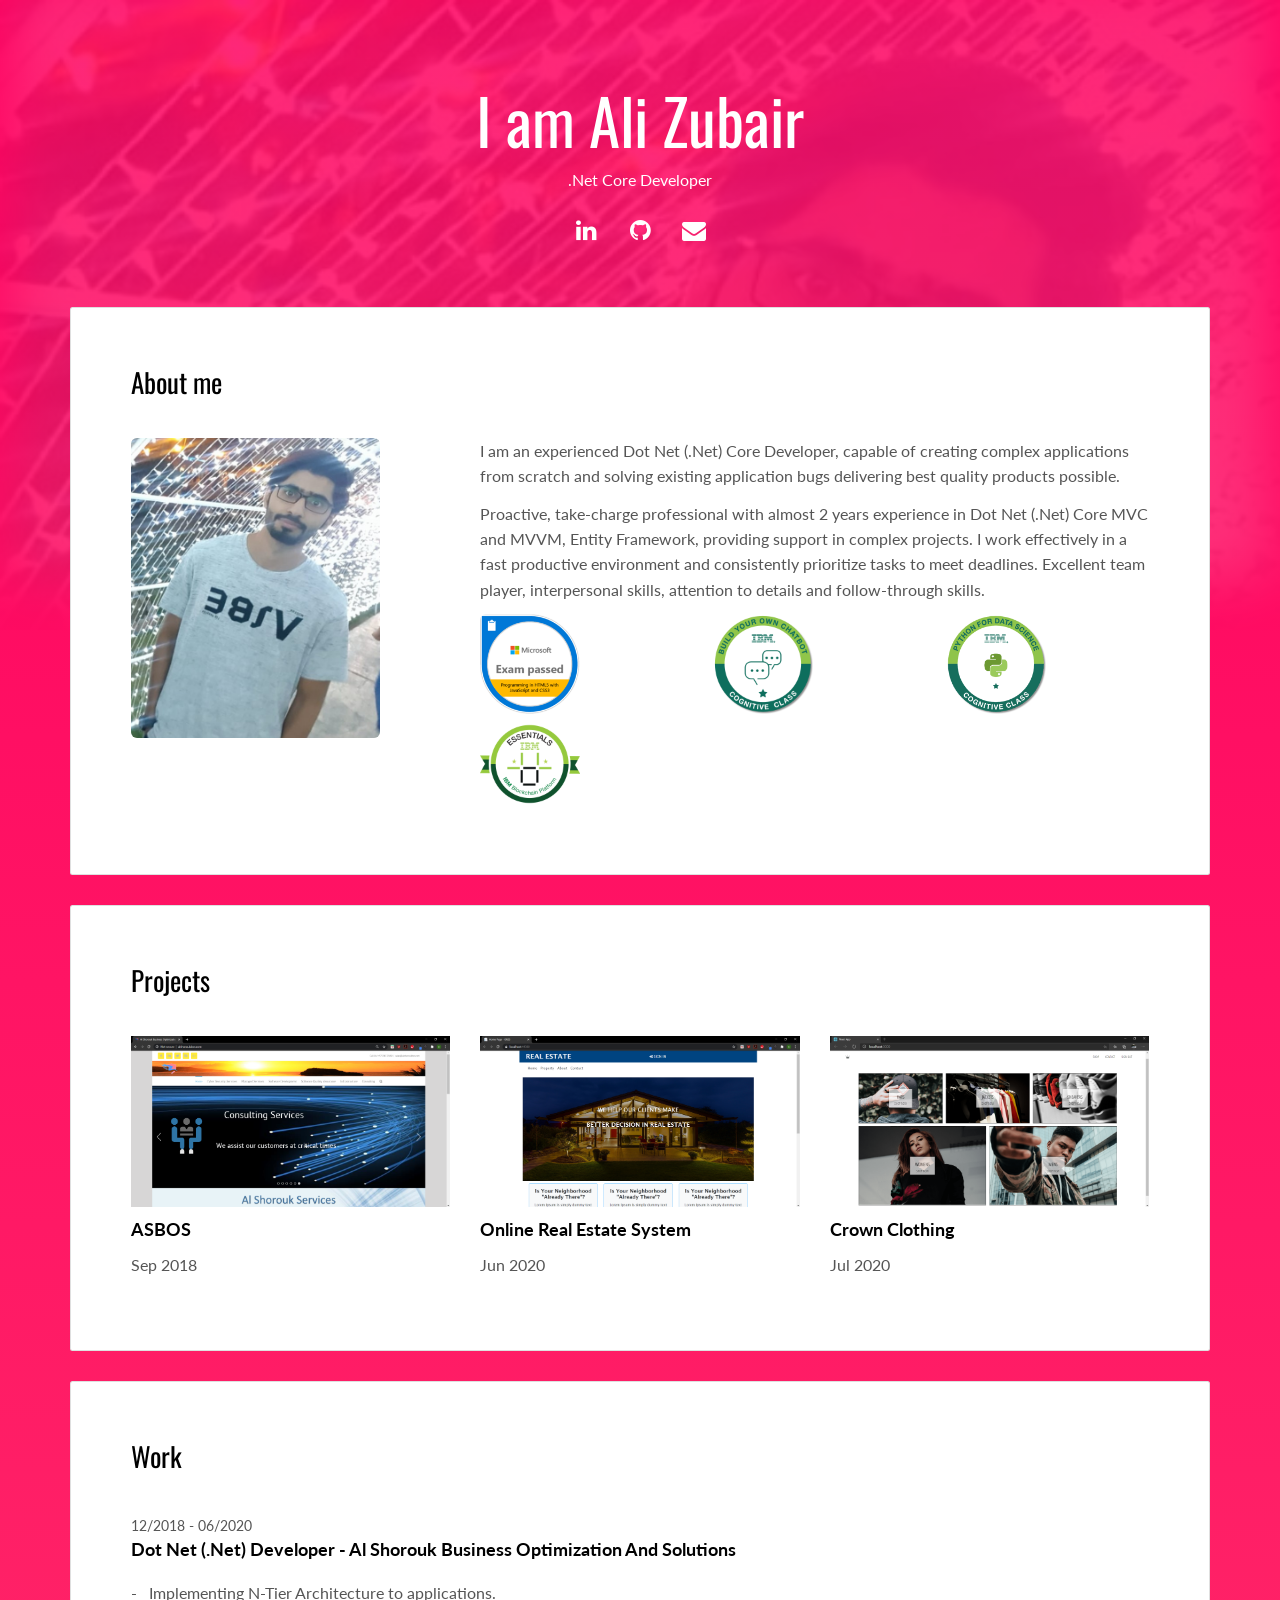
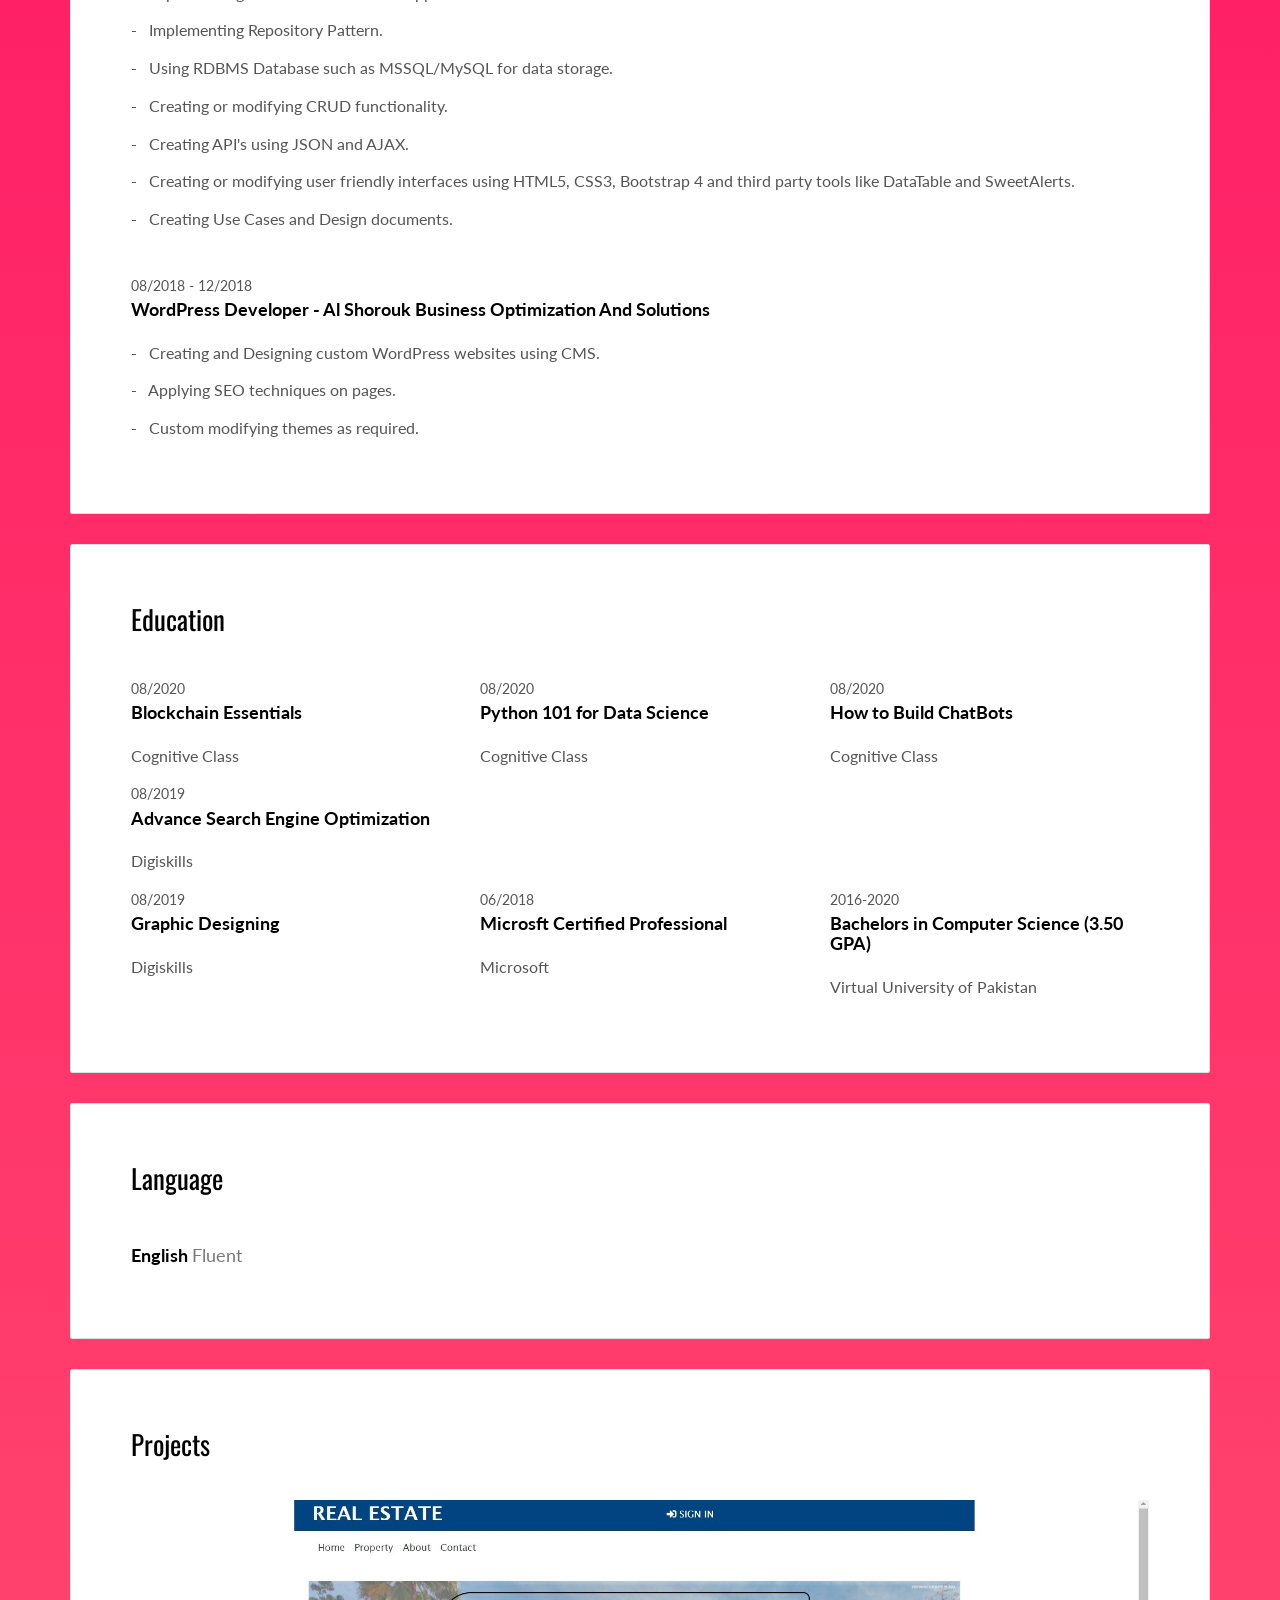
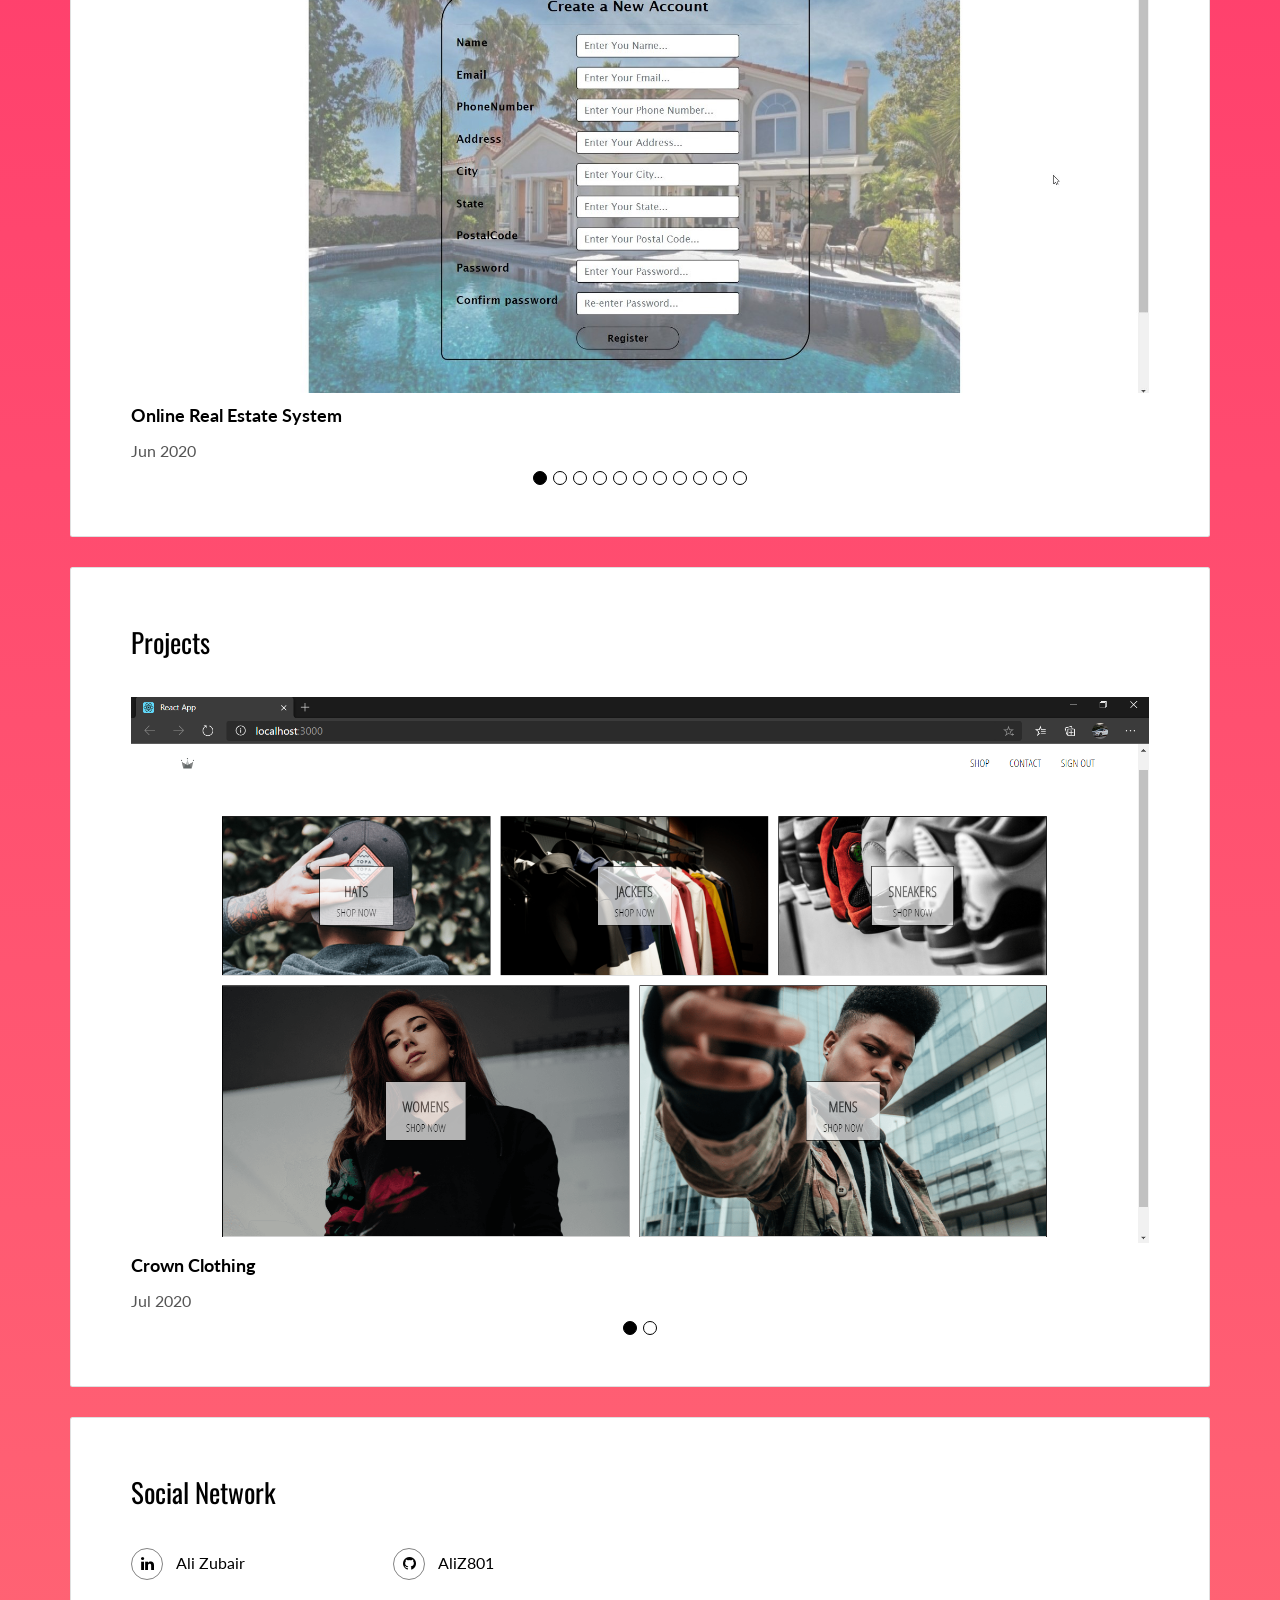
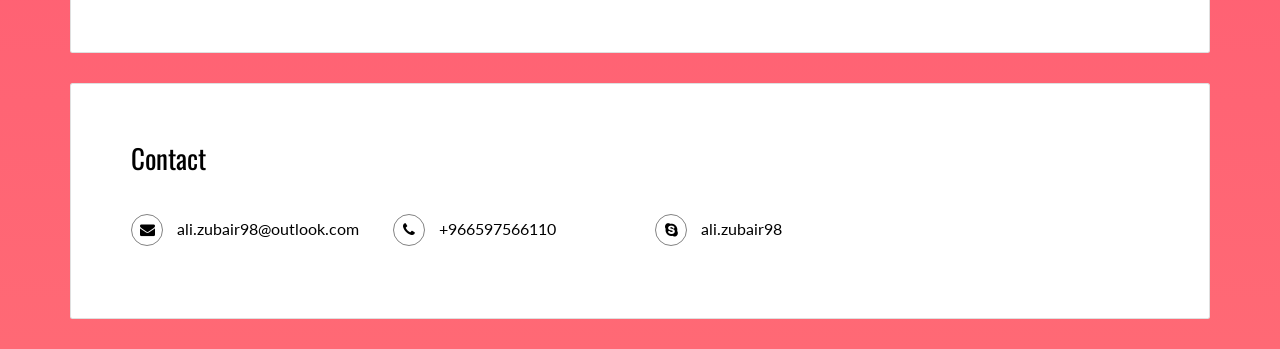
<file: index.html>
<!DOCTYPE html>
<html lang="en">

<head>
  <meta charset="UTF-8">
  <meta content="IE=edge" http-equiv="X-UA-Compatible">
  <meta content="width=device-width,initial-scale=1" name="viewport">
  <meta content="description" name="description">
  <meta name="google" content="notranslate" />
  <meta content="Mashup templates have been developped by Orson.io team" name="author">

  <!-- Disable tap highlight on IE -->
  <meta name="msapplication-tap-highlight" content="no">
  
  <link rel="apple-touch-icon" sizes="180x180" href="./assets/apple-icon-180x180.png">
  <link href="./assets/favicon.ico" rel="icon">

  <title>Ali Zubair - Resume</title>  

<link href="./main.d8e0d294.css" rel="stylesheet"></head>

<body class="">

<!-- Add your content of header -->
<div class="background-color-layer" style="background-image: url('assets/Ali/Ali-Zubair3.jpg')"
></div>
<main class="content-wrapper">
  <header class="white-text-container section-container">
    <div class="text-center">
      <h1>I am Ali Zubair</h1>
      <p>.Net Core Developer</p>
      <p>
        <!--<a class="fa-icon fa-icon-2x" href="https://facebook.com/" title="">
          <i class="fa fa-facebook"></i>
        </a>-->
        <a class="fa-icon fa-icon-2x" href="https://www.linkedin.com/in/ali-zubair-4258191ab" title="">
          <i class="fa fa-linkedin"></i>
        </a>
        <a class="fa-icon fa-icon-2x" href="https://github.com/AliZ801" title="">
          <i class="fa fa-github"></i>
        </a>
        <a class="fa-icon fa-icon-2x" href="mailto:ali.zubair98@outlook.com" title="">
          <i class="fa fa-envelope"></i>
        </a>
      </p>
    </div>
  </header>



<!-- Add your site or app content here -->
 
 <div class="container">
   <div class="row">
     <div class="col-xs-12">

        <div class="card">
          <div class="card-block">
            <h2>About me</h2>
            <div class="row">
              <div class="col-md-4">
                <p><img src="./assets//Ali/Ali-Zubair3.jpg" class="img-responsive img-rounded" alt="Ali-Zubair" style="height: 300px;"></p>
                <!--<p><img src="./assets/images/img-01.jpg" class="img-responsive" alt=""></p>-->
              </div>
              <div class="col-md-8">

              <p>
                I am an experienced Dot Net (.Net) Core Developer, capable of creating complex applications from scratch and solving existing application
                bugs delivering best quality products possible.
              </p>
              <p>
                Proactive, take-charge professional with almost 2 years experience in Dot Net (.Net) Core MVC and MVVM, Entity Framework, providing support 
                in complex projects. I work effectively in a fast productive environment and consistently prioritize tasks to meet deadlines. Excellent 
                team player, interpersonal skills, attention to details and follow-through skills.
              </p>

              <div class="row">
                <div class="col-md-4">
                  <img src="./assets/Badges/exam-480-programming-in-html5-with-javascript-and-css3.png" class="img-responsive img-rounded" alt="MCP" style="width: 100px; height: 100px;">
                </div>
                <div class="col-md-4">
                  <img src="./assets/Badges/build-your-own-chatbot-level-1.png" class="img-responsive img-rounded" alt="MCP" style="width: 100px; height: 100px;">
                </div>
                <div class="col-md-4">
                  <img src="./assets/Badges/Python+101+Data+Science.png" class="img-responsive img-rounded" alt="MCP" style="width: 100px; height: 100px;">
                </div>
                <div class="col-md-4">
                  <img src="./assets/Badges/Blockchain_Essentials_V2.png" class="img-responsive img-rounded" alt="MCP" style="width: 100px; height: 100px;">
                </div>
              </div>

              </div>
            </div>
          </div>
        </div>

        <div class="card">
          <div class="card-block">
            <h2>Projects</h2>
            <div class="row">
              <div class="col-md-4">
                <img src="./assets/asbos.png" class="img-responsive" alt="">
                <h3 class="h5">ASBOS</h3>
                <p>Sep 2018</p>
              </div>
              <div class="col-md-4">
                <img src="./assets/ORES/HomePage.png" class="img-responsive" alt="">
                <h3 class="h5">Online Real Estate System</h3>
                <p>Jun 2020</p>
              </div>
              <div class="col-md-4">
                <img src="./assets/crown-clothing/HomePage.png" class="img-responsive" alt="">
                <h3 class="h5">Crown Clothing</h3>
                <p>Jul 2020</p>
              </div>
            </div>
          </div>
        </div>

        <div class="card">
          <div class="card-block">
            <h2>Work</h2>
            <div class="work-experience">
              <small class="date">12/2018 - 06/2020</small>
              <h3 class="h5 date-title">Dot Net (.Net) Developer - Al Shorouk Business Optimization And Solutions</h3>
              

              <p>- &nbsp; Implementing N-Tier Architecture to applications.</p>
              <p>- &nbsp; Implementing Repository Pattern.</p>
              <p>- &nbsp; Using RDBMS Database such as MSSQL/MySQL for data storage.</p>
              <p>- &nbsp; Creating or modifying CRUD functionality.</p>
              <p>- &nbsp; Creating API's using JSON and AJAX.</p>
              <p>- &nbsp; Creating or modifying user friendly interfaces using HTML5, CSS3, Bootstrap 4 and third party tools like DataTable and SweetAlerts.</p>
              <p>- &nbsp; Creating Use Cases and Design documents.</p>

            </div>

            <div class="work-experience">
              <small class="date">08/2018 - 12/2018</small>
              <h3 class="h5 date-title">WordPress Developer - Al Shorouk Business Optimization And Solutions</h3>
              
              <p>- &nbsp; Creating and Designing custom WordPress websites using CMS.</p>
              <p>- &nbsp; Applying SEO techniques on pages.</p>
              <p>- &nbsp; Custom modifying themes as required.</p>
            </div>
          </div>
        </div>
        

        <div class="card">
          <div class="card-block">
            <h2>Education</h2>
            <div class="row">
              <div class="col-md-4">
                <div class="education-experience">
                  <small class="date">08/2020</small>
                  <h3 class="h5 date-title">Blockchain Essentials</h3>
                  <p>Cognitive Class</p>
                </div>
              </div>
              <div class="col-md-4">
                <div class="education-experience">
                  <small class="date">08/2020</small>
                  <h3 class="h5 date-title">Python 101 for Data Science</h3>
                  <p>Cognitive Class</p>
                </div>
              </div>
              <div class="col-md-4">
                <div class="education-experience">
                  <small class="date">08/2020</small>
                  <h3 class="h5 date-title">How to Build ChatBots</h3>
                  <p>Cognitive Class</p>
                </div>
              </div>
              <div class="col-md-4">
                <div class="education-experience">
                  <small class="date">08/2019</small>
                  <h3 class="h5 date-title">Advance Search Engine Optimization</h3>
                  <p>Digiskills</p>
                </div>
              </div>
            </div>
            <div class="row">
              <div class="col-md-4">
                <div class="education-experience">
                  <small class="date">08/2019</small>
                  <h3 class="h5 date-title">Graphic Designing</h3>
                  <p>Digiskills</p>
                </div>
              </div>
              <div class="col-md-4">
                <div class="education-experience">
                  <small class="date">06/2018</small>
                  <h3 class="h5 date-title">Microsft Certified Professional</h3>
                  <p>Microsoft</p>
                </div>
              </div>
              <div class="col-md-4">
                <div class="education-experience">
                  <small class="date">2016-2020</small>
                  <h3 class="h5 date-title">Bachelors in Computer Science (3.50 GPA)</h3>
                  <p>Virtual University of Pakistan</p>
                </div>
              </div>
            </div>
          </div>
        </div>
        
        <div class="card">
          <div class="card-block">
            <h2>Language</h2>
            <div class="row">
              <div class="col-md-4">
                <div class="language-experience">
                  <h3 class="h5">English  <small>Fluent</small></h3>
                </div>
              </div>
            </div>
          </div>
        </div>

        <div class="card">
          <div class="card-block">
            <h2>Projects</h2>

            <div id="carousel-example-generic" class="carousel slide" data-ride="carousel">
            

            <!-- Wrapper for slides -->
            <div class="carousel-inner" role="listbox">

              <div class="item active">
                <img src="./assets/ORES-Snapshots/chrome_2020-08-18_17-07-57.jpg" class="img-responsive" alt="...">
                <div class="carousel-caption">
                  <h3 class="h5">Online Real Estate System</h3>
                  <p>Jun 2020</p>
                </div>
              </div>

              <div class="item">
                <img src="./assets/ORES-Snapshots/chrome_2020-08-18_17-08-22.png" class="img-responsive" alt="...">
                <div class="carousel-caption">
                  <h3 class="h5">Online Real Estate System</h3>
                  <p>Jun 2020</p>
                </div>
              </div>

              <div class="item">
                <img src="./assets/ORES-Snapshots/chrome_2020-08-18_17-09-35.png" class="img-responsive" alt="...">
                <div class="carousel-caption">
                  <h3 class="h5">Online Real Estate System</h3>
                  <p>Jun 2020</p>
                </div>
              </div>

              <div class="item">
                <img src="./assets/ORES-Snapshots/chrome_2020-08-18_17-10-19.png" class="img-responsive" alt="...">
                <div class="carousel-caption">
                  <h3 class="h5">Online Real Estate System</h3>
                  <p>Jun 2020</p>
                </div>
              </div>

              <div class="item">
                <img src="./assets/ORES-Snapshots/chrome_2020-08-18_17-11-13.png" class="img-responsive" alt="...">
                <div class="carousel-caption">
                  <h3 class="h5">Online Real Estate System</h3>
                  <p>Jun 2020</p>
                </div>
              </div>

              <div class="item">
                <img src="./assets/ORES-Snapshots/chrome_2020-08-18_17-11-42.png" class="img-responsive" alt="...">
                <div class="carousel-caption">
                  <h3 class="h5">Online Real Estate System</h3>
                  <p>Jun 2020</p>
                </div>
              </div>

              <div class="item">
                <img src="./assets/ORES-Snapshots/chrome_2020-08-18_17-13-43.png" class="img-responsive" alt="...">
                <div class="carousel-caption">
                  <h3 class="h5">Online Real Estate System</h3>
                  <p>Jun 2020</p>
                </div>
              </div>

              <div class="item">
                <img src="./assets/ORES-Snapshots/chrome_2020-08-18_17-14-37.png" class="img-responsive" alt="...">
                <div class="carousel-caption">
                  <h3 class="h5">Online Real Estate System</h3>
                  <p>Jun 2020</p>
                </div>
              </div>

              <div class="item">
                <img src="./assets/ORES-Snapshots/chrome_2020-08-18_17-18-09.png" class="img-responsive" alt="...">
                <div class="carousel-caption">
                  <h3 class="h5">Online Real Estate System</h3>
                  <p>Jun 2020</p>
                </div>
              </div>

              <div class="item">
                <img src="./assets/ORES-Snapshots/chrome_2020-08-18_17-18-30.png" class="img-responsive" alt="...">
                <div class="carousel-caption">
                  <h3 class="h5">Online Real Estate System</h3>
                  <p>Jun 2020</p>
                </div>
              </div>

              <div class="item">
                <img src="./assets/ORES-Snapshots/2020-08-18_18-44-08.png" class="img-responsive" alt="...">
                <div class="carousel-caption">
                  <h3 class="h5">Online Real Estate System</h3>
                  <p>Jun 2020</p>
                </div>
              </div>

            </div>

            <!-- Indicators -->
            <ol class="carousel-indicators">
              <li data-target="#carousel-example-generic" data-slide-to="0" class="active"></li>
              <li data-target="#carousel-example-generic" data-slide-to="1"></li>
              <li data-target="#carousel-example-generic" data-slide-to="2"></li>
              <li data-target="#carousel-example-generic" data-slide-to="3"></li>
              <li data-target="#carousel-example-generic" data-slide-to="4"></li>
              <li data-target="#carousel-example-generic" data-slide-to="5"></li>
              <li data-target="#carousel-example-generic" data-slide-to="6"></li>
              <li data-target="#carousel-example-generic" data-slide-to="7"></li>
              <li data-target="#carousel-example-generic" data-slide-to="8"></li>
              <li data-target="#carousel-example-generic" data-slide-to="9"></li>
              <li data-target="#carousel-example-generic" data-slide-to="10"></li>
            </ol>

          </div>
          </div>
        </div>

        <div class="card">
          <div class="card-block">
            <h2>Projects</h2>

            <div class="carousel slide" data-ride="carousel" id="carousel-example-generic2">
              <!--Wrapper for slides-->
              <div class="carousel-inner" role="listbox">
                <div class="item active">
                  <img src="./assets/crown-clothing/HomePage.png" class="img-responsive" alt="...">
                  <div class="carousel-caption">
                    <h3 class="h5">Crown Clothing</h3>
                    <p>Jul 2020</p>
                  </div>
                </div>
                <div class="item">
                  <img src="./assets/crown-clothing/Shop.png" class="img-responsive" alt="...">
                  <div class="carousel-caption">
                    <h3 class="h5">Crown Clothing</h3>
                    <p>Jul 2020</p>
                  </div>
                </div>
              </div>
            </div>

            <!-- Indicators -->
            <ol class="carousel-indicators">
              <li data-target="#carousel-example-generic2" data-slide-to="0" class="active"></li>
              <li data-target="#carousel-example-generic2" data-slide-to="1"></li>
            </ol>

          </div>
        </div>
        
        <div class="card">
          <div class="card-block">
            <h2>Social Network</h2>
            <div class="row">
              <div class="col-md-3">
                <p class="social-buttons">
                  <a href="https://www.linkedin.com/in/ali-zubair-4258191ab" title="">
                    <span class="social-round-icon fa-icon">
                      <i class="fa fa-linkedin"></i>
                    </span>
                    Ali Zubair
                  </a>
                </p>
              </div>
              <div class="col-md-3">
                <p class="social-buttons">
                  <a href="https://github.com/AliZ801" title="">
                    <span class="social-round-icon fa-icon">
                      <i class="fa fa-github"></i>
                    </span>
                    AliZ801
                  </a>
                </p>
              </div>
            </div>
          </div>
        </div>

        <div class="card">
          <div class="card-block">
            <h2>Contact</h2>
            <div class="row">
              <div class="col-md-3">
                <p class="social-buttons">
                  <a href="mailto:ali.zubair98@outlook.com" title="">
                    <span class="social-round-icon fa-icon">
                      <i class="fa fa-envelope"></i>
                    </span>
                    ali.zubair98@outlook.com
                  </a>
                </p>
              </div>
              <div class="col-md-3">
                <p class="social-buttons">
                  <a href="" title="">
                    <span class="social-round-icon fa-icon">
                      <i class="fa fa-phone"></i>
                    </span>
                    +966597566110
                  </a>
                </p>
              </div>
              <div class="col-md-3">
                <p class="social-buttons">
                  <a href="" title="">
                    <span class="social-round-icon fa-icon">
                      <i class="fa fa-skype"></i>
                    </span>
                    ali.zubair98
                  </a>
                </p>
              </div>
            </div>
          </div>
        </div>

        <!--<div class="card">
          <div class="card-block">
            <h2>Contact</h2>
            <form action="" class="reveal-content">
              <div class="form-group">
                <input type="email" class="form-control" id="email" placeholder="Email">
              </div>
              <div class="form-group">
                <input type="text" class="form-control" id="subject" placeholder="Subject">
              </div>
              <div class="form-group">
                <textarea class="form-control" rows="5" placeholder="Enter your message"></textarea>
              </div>
              <div class="form-group">
                <button type="submit" class=" btn btn-primary">Send message</button>
              </div> 
            </form>
          </div>
        </div>-->
       
     </div>
   </div>
 </div>

</main>
<!--<footer class="footer-container white-text-container text-center">
  <div class="container">
    <div class="row">
      <div class="col-xs-12">
        <p><img src="./assets/images/mashup-icon.svg" alt=""></p>
        
        <p>©All right reserved. Design <a href="http://www.mashup-template.com/" title="Create website with free html template">Mashup Template</a>/<a href="https://unsplash.com/" title="Beautiful Free Images">Unsplash</a></p>
        <p>
          <a class="fa-icon fa-icon-2x" href="https://facebook.com/" title="">
            <i class="fa fa-facebook"></i>
          </a>
          <a class="fa-icon fa-icon-2x" href="https://twitter.com/" title="">
            <i class="fa fa-twitter"></i>
          </a>
          <a class="fa-icon fa-icon-2x" href="https://dribbble.com/" title="">
            <i class="fa fa-dribbble"></i>
          </a>
          <a class="fa-icon fa-icon-2x" href="https://www.linkedin.com/" title="">
            <i class="fa fa-linkedin"></i>
          </a>
          <a class="fa-icon fa-icon-2x" href="https://vimeo.com/" title="">
            <i class="fa fa-vimeo"></i>
          </a>
        </p>
      </div>
    </div>
  </div>
</footer>-->

<script>
  document.addEventListener("DOMContentLoaded", function (event) {
     scrollRevelation('.card');
  });
</script>
<!-- Google Analytics: change UA-XXXXX-X to be your site's ID 

<script>
  (function (i, s, o, g, r, a, m) {
    i['GoogleAnalyticsObject'] = r; i[r] = i[r] || function () {
      (i[r].q = i[r].q || []).push(arguments)
    }, i[r].l = 1 * new Date(); a = s.createElement(o),
      m = s.getElementsByTagName(o)[0]; a.async = 1; a.src = g; m.parentNode.insertBefore(a, m)
  })(window, document, 'script', '//www.google-analytics.com/analytics.js', 'ga');
  ga('create', 'UA-XXXXX-X', 'auto');
  ga('send', 'pageview');
</script>

--><script type="text/javascript" src="./main.bc58148c.js"></script></body>

</html>
</file>
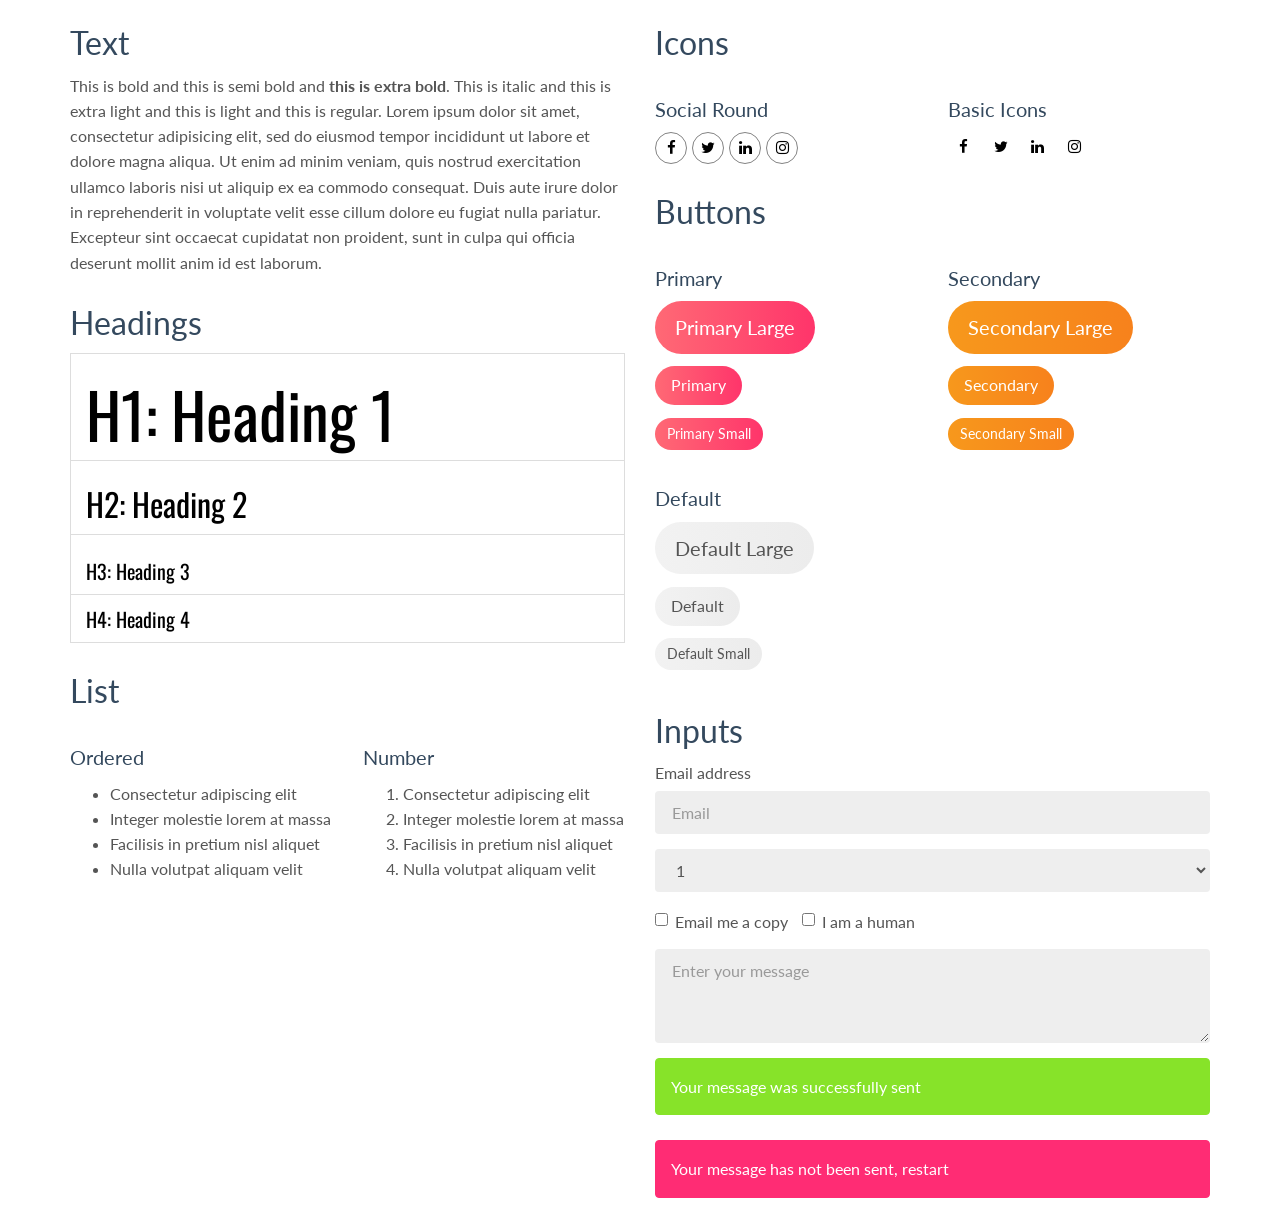
<file: components.html>
<!DOCTYPE html>
<html lang="en">

<head>
  <meta charset="UTF-8">
  <meta content="IE=edge" http-equiv="X-UA-Compatible">
  <meta content="width=device-width,initial-scale=1" name="viewport">
  <meta content="description" name="description">
  <meta name="google" content="notranslate" />
  <meta content="Mashup templates have been developped by Orson.io team" name="author">

  <!-- Disable tap highlight on IE -->
  <meta name="msapplication-tap-highlight" content="no">
  
  <link rel="apple-touch-icon" sizes="180x180" href="./assets/apple-icon-180x180.png">
  <link href="./assets/favicon.ico" rel="icon">

  <title>Title page</title>  

<link href="./main.d8e0d294.css" rel="stylesheet"></head>

<body class="white">


<!-- Add your site or app content here -->
  <div class="container">
    <div class="row">
      <div class="col-xs-12 col-md-6">

        <div class="template-example">
          <h2 class="template-title-example">Text</h2>
          <p>This is bold and this is semi bold and <b>this is extra bold</b>. This is italic and this is extra light and this is light
          and this is regular. Lorem ipsum dolor sit amet, consectetur adipisicing elit, sed do eiusmod
          tempor incididunt ut labore et dolore magna aliqua. Ut enim ad minim veniam,
          quis nostrud exercitation ullamco laboris nisi ut aliquip ex ea commodo
          consequat. Duis aute irure dolor in reprehenderit in voluptate velit esse
          cillum dolore eu fugiat nulla pariatur. Excepteur sint occaecat cupidatat non
          proident, sunt in culpa qui officia deserunt mollit anim id est laborum.
          </p>
        </div>

        <div class="template-example">
          <h2 class="template-title-example">Headings</h2>
          
          <table class="table table-bordered">
            <tr><td><h1>H1: Heading 1</h1></td></tr>
            <tr><td><h2>H2: Heading 2</h2></td></tr>
            <tr><td><h3>H3: Heading 3</h3></td></tr>
            <tr><td><h4>H4: Heading 4</h4></td></tr>
          </table>
          
        </div>

        
        <div class="template-example">
          <h2 class="template-title-example">List</h2>
          <div class="row">
            <div class="col-md-6">
              <h3 class="template-title-example">Ordered</h3>
              <ul>
                <li>Consectetur adipiscing elit</li>
                <li>Integer molestie lorem at massa</li>
                <li>Facilisis in pretium nisl aliquet</li>
                <li>Nulla volutpat aliquam velit</li>
              </ul>
            </div>
            <div class="col-md-6">
              <h3 class="template-title-example">Number</h3>
              <ol>
                <li>Consectetur adipiscing elit</li>
                <li>Integer molestie lorem at massa</li>
                <li>Facilisis in pretium nisl aliquet</li>
                <li>Nulla volutpat aliquam velit</li>
              </ol>
            </div>
          </div>
        </div>
        
      </div>

      <div class="col-xs-12 col-md-6">
        <div class="template-example">
          <h2 class="template-title-example">Icons</h2>
          
          <div class="row">
            <div class="col-md-6">
              <h3 class="template-title-example">Social Round</h2>
              <ul class="list-icons">
                <li>
                  <a href="" class="social-round-icon fa-icon">
                    <i class="fa fa-facebook"></i>
                  </a>
                </li>
                <li>
                  <a href="" class="social-round-icon fa-icon">
                    <i class="fa fa-twitter"></i>
                  </a>
                </li>
                <li>
                  <a href="" class="social-round-icon fa-icon">
                    <i class="fa fa-linkedin"></i>
                  </a>
                </li>
                <li>
                  <a href="" class="social-round-icon fa-icon">
                    <i class="fa fa-instagram"></i>
                  </a>
                </li>
              </ul>
            </div>
            <div class="col-md-6">
               <h3 class="template-title-example">Basic Icons</h2>
                <ul class="list-icons">
                  <li>
                    <span class="fa-icon">
                      <i class="fa fa-facebook"></i>
                    </span>
                  </li>
                  <li>
                    <span class="fa-icon">
                      <i class="fa fa-twitter"></i>
                    </span>
                  </li>
                  <li>
                    <span class="fa-icon">
                      <i class="fa fa-linkedin"></i>
                    </span>
                  </li>
                  <li>
                    <span class="fa-icon">
                      <i class="fa fa-instagram"></i>
                    </span>
                  </li>
                </ul>
            </div>

          </div>


          


        </div>

        <div class="template-example">
          <h2 class="template-title-example">Buttons</h2>
          <div class="row">
            <div class="col-md-6">
              <h3 class="template-title-example">Primary</h2>
              <div class="row">
                  <div class="col-md-6">
                  <p><a href="" class="btn btn-primary btn-lg">Primary Large</a></p>
                  <p><a href="" class="btn btn-primary">Primary </a></p>
                  <p><a href="" class="btn btn-primary btn-sm">Primary Small</a></p>
                </div>
              </div>

              <h3 class="template-title-example">Default</h2>
              <div class="row">
                  <div class="col-md-6">
                  <p><a href="" class="btn btn-default btn-lg">Default Large</a></p>
                  <p><a href="" class="btn btn-default">Default </a></p>
                  <p><a href="" class="btn btn-default btn-sm">Default Small</a></p>
                </div>
              </div>

            </div>

            <div class="col-md-6">
              <h3 class="template-title-example">Secondary</h2>
              <div class="row">
                  <div class="col-md-6">
                  <p><a href="" class="btn btn-info btn-lg">Secondary Large</a></p>
                  <p><a href="" class="btn btn-info">Secondary </a></p>
                  <p><a href="" class="btn btn-info btn-sm">Secondary Small</a></p>
                </div>
              </div>
            </div>
          </div>
        </div>
        
        <div class="template-example">
          <h2 class="template-title-example">Inputs</h2>

            <div class="form-group">
              <label for="exampleInputEmail1">Email address</label>
              <input type="email" class="form-control" id="exampleInputEmail1" placeholder="Email">
            </div>

            <div class="form-group">
              <select class="form-control">
                <option>1</option>
                <option>2</option>
                <option>3</option>
                <option>4</option>
                <option>5</option>
              </select>
            </div>

            <div class="form-group">
              <label class="checkbox-inline">
                <input 
                type="checkbox" id="inlineCheckbox1" value="option1"> Email me a copy
              </label>
              <label class="checkbox-inline">
                <input type="checkbox" id="inlineCheckbox2" value="option2"> I am a human
              </label>
            </div>

            <div class="form-group">
              <textarea class="form-control" rows="3" placeholder="Enter your message"></textarea>
            </div>
            
            <div class="alert alert-success" role="alert">Your message was successfully sent</div>
            <div class="alert alert-danger" role="alert">Your message has not been sent, restart</div>
        </div>




      </div>
    </div>
  </div>

<script type="text/javascript" src="./main.bc58148c.js"></script>
</file>
<file: main.d8e0d294.css>
@import url(https://fonts.googleapis.com/css?family=Lato:400,700|Oswald);@import url(https://maxcdn.bootstrapcdn.com/font-awesome/4.7.0/css/font-awesome.min.css);/*!
 * Bootstrap v3.3.7 (http://getbootstrap.com)
 * Copyright 2011-2016 Twitter, Inc.
 * Licensed under MIT (https://github.com/twbs/bootstrap/blob/master/LICENSE)
 */
/*! normalize.css v3.0.3 | MIT License | github.com/necolas/normalize.css */html{font-family:sans-serif;-ms-text-size-adjust:100%;-webkit-text-size-adjust:100%}body{margin:0}article,aside,details,figcaption,figure,footer,header,hgroup,main,menu,nav,section,summary{display:block}audio,canvas,progress,video{display:inline-block;vertical-align:baseline}audio:not([controls]){display:none;height:0}[hidden],template{display:none}a{background-color:transparent}a:active,a:hover{outline:0}abbr[title]{border-bottom:1px dotted}b,strong{font-weight:700}dfn{font-style:italic}h1{font-size:2em;margin:.67em 0}mark{background:#ff0;color:#000}small{font-size:80%}sub,sup{font-size:75%;line-height:0;position:relative;vertical-align:baseline}sup{top:-.5em}sub{bottom:-.25em}img{border:0}svg:not(:root){overflow:hidden}figure{margin:1em 40px}hr{box-sizing:content-box;height:0}pre{overflow:auto}code,kbd,pre,samp{font-family:monospace,monospace;font-size:1em}button,input,optgroup,select,textarea{color:inherit;font:inherit;margin:0}button{overflow:visible}button,select{text-transform:none}button,html input[type=button],input[type=reset],input[type=submit]{-webkit-appearance:button;cursor:pointer}button[disabled],html input[disabled]{cursor:default}button::-moz-focus-inner,input::-moz-focus-inner{border:0;padding:0}input{line-height:normal}input[type=checkbox],input[type=radio]{box-sizing:border-box;padding:0}input[type=number]::-webkit-inner-spin-button,input[type=number]::-webkit-outer-spin-button{height:auto}input[type=search]{-webkit-appearance:textfield;box-sizing:content-box}input[type=search]::-webkit-search-cancel-button,input[type=search]::-webkit-search-decoration{-webkit-appearance:none}fieldset{border:1px solid silver;margin:0 2px;padding:.35em .625em .75em}textarea{overflow:auto}optgroup{font-weight:700}table{border-collapse:collapse;border-spacing:0}td,th{padding:0}

/*! Source: https://github.com/h5bp/html5-boilerplate/blob/master/src/css/main.css */@media print{*,:after,:before{background:transparent!important;color:#000!important;box-shadow:none!important;text-shadow:none!important}a,a:visited{text-decoration:underline}a[href]:after{content:" (" attr(href) ")"}abbr[title]:after{content:" (" attr(title) ")"}a[href^="#"]:after,a[href^="javascript:"]:after{content:""}blockquote,pre{border:1px solid #999;page-break-inside:avoid}thead{display:table-header-group}img,tr{page-break-inside:avoid}img{max-width:100%!important}h2,h3,p{orphans:3;widows:3}h2,h3{page-break-after:avoid}.navbar{display:none}.btn>.caret,.dropup>.btn>.caret{border-top-color:#000!important}.label{border:1px solid #000}.table{border-collapse:collapse!important}.table td,.table th{background-color:#fff!important}.table-bordered td,.table-bordered th{border:1px solid #ddd!important}}*,:after,:before{-webkit-box-sizing:border-box;-moz-box-sizing:border-box;box-sizing:border-box}html{font-size:10px;-webkit-tap-highlight-color:transparent}body{font-family:Lato,Helvetica,Arial,sans-serif;font-size:16px;line-height:1.58;color:#555;background-color:#fff}button,input,select,textarea{font-family:inherit;font-size:inherit;line-height:inherit}a{color:#ff0060;text-decoration:none}a:focus,a:hover{color:#b30043;text-decoration:underline}a:focus{outline:5px auto -webkit-focus-ring-color;outline-offset:-2px}figure{margin:0}img{vertical-align:middle}.img-responsive{display:block;max-width:100%;height:auto}.img-rounded{border-radius:6px}.img-thumbnail{padding:4px;line-height:1.58;background-color:#fff;border:1px solid #ddd;border-radius:4px;-webkit-transition:all .2s ease-in-out;-o-transition:all .2s ease-in-out;transition:all .2s ease-in-out;display:inline-block;max-width:100%;height:auto}.img-circle{border-radius:50%}hr{margin-top:25px;margin-bottom:25px;border:0;border-top:1px solid #eee}.sr-only{position:absolute;width:1px;height:1px;margin:-1px;padding:0;overflow:hidden;clip:rect(0,0,0,0);border:0}.sr-only-focusable:active,.sr-only-focusable:focus{position:static;width:auto;height:auto;margin:0;overflow:visible;clip:auto}[role=button]{cursor:pointer}.h1,.h2,.h3,.h4,.h5,.h6,h1,h2,h3,h4,h5,h6{font-family:Oswald,Helvetica,Arial,sans-serif;font-weight:400;line-height:1.1;color:#000}.h1 .small,.h1 small,.h2 .small,.h2 small,.h3 .small,.h3 small,.h4 .small,.h4 small,.h5 .small,.h5 small,.h6 .small,.h6 small,h1 .small,h1 small,h2 .small,h2 small,h3 .small,h3 small,h4 .small,h4 small,h5 .small,h5 small,h6 .small,h6 small{font-weight:400;line-height:1;color:#777}.h1,.h2,.h3,h1,h2,h3{margin-top:25px;margin-bottom:12.5px}.h1 .small,.h1 small,.h2 .small,.h2 small,.h3 .small,.h3 small,h1 .small,h1 small,h2 .small,h2 small,h3 .small,h3 small{font-size:65%}.h4,.h5,.h6,h4,h5,h6{margin-top:12.5px;margin-bottom:12.5px}.h4 .small,.h4 small,.h5 .small,.h5 small,.h6 .small,.h6 small,h4 .small,h4 small,h5 .small,h5 small,h6 .small,h6 small{font-size:75%}.h1,h1{font-size:63px}.h2,h2{font-size:27px}.h3,.h4,h3,h4{font-size:20px}.h5,h5{font-size:18px}.h6,h6{font-size:14px}p{margin:0 0 12.5px}.lead{margin-bottom:25px;font-size:18px;font-weight:300;line-height:1.4}@media (min-width:768px){.lead{font-size:24px}}.small,small{font-size:87%}.mark,mark{background-color:#fcf8e3;padding:.2em}.text-left{text-align:left}.text-right{text-align:right}.text-center{text-align:center}.text-justify{text-align:justify}.text-nowrap{white-space:nowrap}.text-lowercase{text-transform:lowercase}.initialism,.text-uppercase{text-transform:uppercase}.text-capitalize{text-transform:capitalize}.text-muted{color:#777}.text-primary{color:#ff0060}a.text-primary:focus,a.text-primary:hover{color:#cc004d}.text-success{color:#fff}a.text-success:focus,a.text-success:hover{color:#e6e6e6}.text-info{color:#31708f}a.text-info:focus,a.text-info:hover{color:#245269}.text-warning{color:#8a6d3b}a.text-warning:focus,a.text-warning:hover{color:#66512c}.text-danger{color:#fff}a.text-danger:focus,a.text-danger:hover{color:#e6e6e6}.bg-primary{color:#fff;background-color:#ff0060}a.bg-primary:focus,a.bg-primary:hover{background-color:#cc004d}.bg-success{background-color:#87e329}a.bg-success:focus,a.bg-success:hover{background-color:#6dc019}.bg-info{background-color:#d9edf7}a.bg-info:focus,a.bg-info:hover{background-color:#afd9ee}.bg-warning{background-color:#fcf8e3}a.bg-warning:focus,a.bg-warning:hover{background-color:#f7ecb5}.bg-danger{background-color:#ff2c74}a.bg-danger:focus,a.bg-danger:hover{background-color:#f80055}.page-header{padding-bottom:11.5px;margin:50px 0 25px;border-bottom:1px solid #eee}ol,ul{margin-top:0;margin-bottom:12.5px}ol ol,ol ul,ul ol,ul ul{margin-bottom:0}.list-inline,.list-unstyled{padding-left:0;list-style:none}.list-inline{margin-left:-5px}.list-inline>li{display:inline-block;padding-left:5px;padding-right:5px}dl{margin-top:0;margin-bottom:25px}dd,dt{line-height:1.58}dt{font-weight:700}dd{margin-left:0}.dl-horizontal dd:after,.dl-horizontal dd:before{content:" ";display:table}.dl-horizontal dd:after{clear:both}@media (min-width:768px){.dl-horizontal dt{float:left;width:160px;clear:left;text-align:right;overflow:hidden;text-overflow:ellipsis;white-space:nowrap}.dl-horizontal dd{margin-left:180px}}abbr[data-original-title],abbr[title]{cursor:help;border-bottom:1px dotted #777}.initialism{font-size:90%}blockquote{padding:12.5px 25px;margin:0 0 25px;font-size:20px;border-left:5px solid #eee}blockquote ol:last-child,blockquote p:last-child,blockquote ul:last-child{margin-bottom:0}blockquote .small,blockquote footer,blockquote small{display:block;font-size:80%;line-height:1.58;color:#777}blockquote .small:before,blockquote footer:before,blockquote small:before{content:"\2014   \A0"}.blockquote-reverse,blockquote.pull-right{padding-right:15px;padding-left:0;border-right:5px solid #eee;border-left:0;text-align:right}.blockquote-reverse .small:before,.blockquote-reverse footer:before,.blockquote-reverse small:before,blockquote.pull-right .small:before,blockquote.pull-right footer:before,blockquote.pull-right small:before{content:""}.blockquote-reverse .small:after,.blockquote-reverse footer:after,.blockquote-reverse small:after,blockquote.pull-right .small:after,blockquote.pull-right footer:after,blockquote.pull-right small:after{content:"\A0   \2014"}address{margin-bottom:25px;font-style:normal;line-height:1.58}code,kbd,pre,samp{font-family:Menlo,Monaco,Consolas,Courier New,monospace}code{color:#c7254e;background-color:#f9f2f4;border-radius:4px}code,kbd{padding:2px 4px;font-size:90%}kbd{color:#fff;background-color:#333;border-radius:3px;box-shadow:inset 0 -1px 0 rgba(0,0,0,.25)}kbd kbd{padding:0;font-size:100%;font-weight:700;box-shadow:none}pre{display:block;padding:12px;margin:0 0 12.5px;font-size:15px;line-height:1.58;word-break:break-all;word-wrap:break-word;color:#333;background-color:#f5f5f5;border:1px solid #ccc;border-radius:4px}pre code{padding:0;font-size:inherit;color:inherit;white-space:pre-wrap;background-color:transparent;border-radius:0}.pre-scrollable{max-height:340px;overflow-y:scroll}.container{margin-right:auto;margin-left:auto;padding-left:15px;padding-right:15px}.container:after,.container:before{content:" ";display:table}.container:after{clear:both}@media (min-width:768px){.container{width:750px}}@media (min-width:992px){.container{width:970px}}@media (min-width:1200px){.container{width:1170px}}.container-fluid{margin-right:auto;margin-left:auto;padding-left:15px;padding-right:15px}.container-fluid:after,.container-fluid:before{content:" ";display:table}.container-fluid:after{clear:both}.row{margin-left:-15px;margin-right:-15px}.row:after,.row:before{content:" ";display:table}.row:after{clear:both}.col-lg-1,.col-lg-2,.col-lg-3,.col-lg-4,.col-lg-5,.col-lg-6,.col-lg-7,.col-lg-8,.col-lg-9,.col-lg-10,.col-lg-11,.col-lg-12,.col-md-1,.col-md-2,.col-md-3,.col-md-4,.col-md-5,.col-md-6,.col-md-7,.col-md-8,.col-md-9,.col-md-10,.col-md-11,.col-md-12,.col-sm-1,.col-sm-2,.col-sm-3,.col-sm-4,.col-sm-5,.col-sm-6,.col-sm-7,.col-sm-8,.col-sm-9,.col-sm-10,.col-sm-11,.col-sm-12,.col-xs-1,.col-xs-2,.col-xs-3,.col-xs-4,.col-xs-5,.col-xs-6,.col-xs-7,.col-xs-8,.col-xs-9,.col-xs-10,.col-xs-11,.col-xs-12{position:relative;min-height:1px;padding-left:15px;padding-right:15px}.col-xs-1,.col-xs-2,.col-xs-3,.col-xs-4,.col-xs-5,.col-xs-6,.col-xs-7,.col-xs-8,.col-xs-9,.col-xs-10,.col-xs-11,.col-xs-12{float:left}.col-xs-1{width:8.33333%}.col-xs-2{width:16.66667%}.col-xs-3{width:25%}.col-xs-4{width:33.33333%}.col-xs-5{width:41.66667%}.col-xs-6{width:50%}.col-xs-7{width:58.33333%}.col-xs-8{width:66.66667%}.col-xs-9{width:75%}.col-xs-10{width:83.33333%}.col-xs-11{width:91.66667%}.col-xs-12{width:100%}.col-xs-pull-0{right:auto}.col-xs-pull-1{right:8.33333%}.col-xs-pull-2{right:16.66667%}.col-xs-pull-3{right:25%}.col-xs-pull-4{right:33.33333%}.col-xs-pull-5{right:41.66667%}.col-xs-pull-6{right:50%}.col-xs-pull-7{right:58.33333%}.col-xs-pull-8{right:66.66667%}.col-xs-pull-9{right:75%}.col-xs-pull-10{right:83.33333%}.col-xs-pull-11{right:91.66667%}.col-xs-pull-12{right:100%}.col-xs-push-0{left:auto}.col-xs-push-1{left:8.33333%}.col-xs-push-2{left:16.66667%}.col-xs-push-3{left:25%}.col-xs-push-4{left:33.33333%}.col-xs-push-5{left:41.66667%}.col-xs-push-6{left:50%}.col-xs-push-7{left:58.33333%}.col-xs-push-8{left:66.66667%}.col-xs-push-9{left:75%}.col-xs-push-10{left:83.33333%}.col-xs-push-11{left:91.66667%}.col-xs-push-12{left:100%}.col-xs-offset-0{margin-left:0}.col-xs-offset-1{margin-left:8.33333%}.col-xs-offset-2{margin-left:16.66667%}.col-xs-offset-3{margin-left:25%}.col-xs-offset-4{margin-left:33.33333%}.col-xs-offset-5{margin-left:41.66667%}.col-xs-offset-6{margin-left:50%}.col-xs-offset-7{margin-left:58.33333%}.col-xs-offset-8{margin-left:66.66667%}.col-xs-offset-9{margin-left:75%}.col-xs-offset-10{margin-left:83.33333%}.col-xs-offset-11{margin-left:91.66667%}.col-xs-offset-12{margin-left:100%}@media (min-width:768px){.col-sm-1,.col-sm-2,.col-sm-3,.col-sm-4,.col-sm-5,.col-sm-6,.col-sm-7,.col-sm-8,.col-sm-9,.col-sm-10,.col-sm-11,.col-sm-12{float:left}.col-sm-1{width:8.33333%}.col-sm-2{width:16.66667%}.col-sm-3{width:25%}.col-sm-4{width:33.33333%}.col-sm-5{width:41.66667%}.col-sm-6{width:50%}.col-sm-7{width:58.33333%}.col-sm-8{width:66.66667%}.col-sm-9{width:75%}.col-sm-10{width:83.33333%}.col-sm-11{width:91.66667%}.col-sm-12{width:100%}.col-sm-pull-0{right:auto}.col-sm-pull-1{right:8.33333%}.col-sm-pull-2{right:16.66667%}.col-sm-pull-3{right:25%}.col-sm-pull-4{right:33.33333%}.col-sm-pull-5{right:41.66667%}.col-sm-pull-6{right:50%}.col-sm-pull-7{right:58.33333%}.col-sm-pull-8{right:66.66667%}.col-sm-pull-9{right:75%}.col-sm-pull-10{right:83.33333%}.col-sm-pull-11{right:91.66667%}.col-sm-pull-12{right:100%}.col-sm-push-0{left:auto}.col-sm-push-1{left:8.33333%}.col-sm-push-2{left:16.66667%}.col-sm-push-3{left:25%}.col-sm-push-4{left:33.33333%}.col-sm-push-5{left:41.66667%}.col-sm-push-6{left:50%}.col-sm-push-7{left:58.33333%}.col-sm-push-8{left:66.66667%}.col-sm-push-9{left:75%}.col-sm-push-10{left:83.33333%}.col-sm-push-11{left:91.66667%}.col-sm-push-12{left:100%}.col-sm-offset-0{margin-left:0}.col-sm-offset-1{margin-left:8.33333%}.col-sm-offset-2{margin-left:16.66667%}.col-sm-offset-3{margin-left:25%}.col-sm-offset-4{margin-left:33.33333%}.col-sm-offset-5{margin-left:41.66667%}.col-sm-offset-6{margin-left:50%}.col-sm-offset-7{margin-left:58.33333%}.col-sm-offset-8{margin-left:66.66667%}.col-sm-offset-9{margin-left:75%}.col-sm-offset-10{margin-left:83.33333%}.col-sm-offset-11{margin-left:91.66667%}.col-sm-offset-12{margin-left:100%}}@media (min-width:992px){.col-md-1,.col-md-2,.col-md-3,.col-md-4,.col-md-5,.col-md-6,.col-md-7,.col-md-8,.col-md-9,.col-md-10,.col-md-11,.col-md-12{float:left}.col-md-1{width:8.33333%}.col-md-2{width:16.66667%}.col-md-3{width:25%}.col-md-4{width:33.33333%}.col-md-5{width:41.66667%}.col-md-6{width:50%}.col-md-7{width:58.33333%}.col-md-8{width:66.66667%}.col-md-9{width:75%}.col-md-10{width:83.33333%}.col-md-11{width:91.66667%}.col-md-12{width:100%}.col-md-pull-0{right:auto}.col-md-pull-1{right:8.33333%}.col-md-pull-2{right:16.66667%}.col-md-pull-3{right:25%}.col-md-pull-4{right:33.33333%}.col-md-pull-5{right:41.66667%}.col-md-pull-6{right:50%}.col-md-pull-7{right:58.33333%}.col-md-pull-8{right:66.66667%}.col-md-pull-9{right:75%}.col-md-pull-10{right:83.33333%}.col-md-pull-11{right:91.66667%}.col-md-pull-12{right:100%}.col-md-push-0{left:auto}.col-md-push-1{left:8.33333%}.col-md-push-2{left:16.66667%}.col-md-push-3{left:25%}.col-md-push-4{left:33.33333%}.col-md-push-5{left:41.66667%}.col-md-push-6{left:50%}.col-md-push-7{left:58.33333%}.col-md-push-8{left:66.66667%}.col-md-push-9{left:75%}.col-md-push-10{left:83.33333%}.col-md-push-11{left:91.66667%}.col-md-push-12{left:100%}.col-md-offset-0{margin-left:0}.col-md-offset-1{margin-left:8.33333%}.col-md-offset-2{margin-left:16.66667%}.col-md-offset-3{margin-left:25%}.col-md-offset-4{margin-left:33.33333%}.col-md-offset-5{margin-left:41.66667%}.col-md-offset-6{margin-left:50%}.col-md-offset-7{margin-left:58.33333%}.col-md-offset-8{margin-left:66.66667%}.col-md-offset-9{margin-left:75%}.col-md-offset-10{margin-left:83.33333%}.col-md-offset-11{margin-left:91.66667%}.col-md-offset-12{margin-left:100%}}@media (min-width:1200px){.col-lg-1,.col-lg-2,.col-lg-3,.col-lg-4,.col-lg-5,.col-lg-6,.col-lg-7,.col-lg-8,.col-lg-9,.col-lg-10,.col-lg-11,.col-lg-12{float:left}.col-lg-1{width:8.33333%}.col-lg-2{width:16.66667%}.col-lg-3{width:25%}.col-lg-4{width:33.33333%}.col-lg-5{width:41.66667%}.col-lg-6{width:50%}.col-lg-7{width:58.33333%}.col-lg-8{width:66.66667%}.col-lg-9{width:75%}.col-lg-10{width:83.33333%}.col-lg-11{width:91.66667%}.col-lg-12{width:100%}.col-lg-pull-0{right:auto}.col-lg-pull-1{right:8.33333%}.col-lg-pull-2{right:16.66667%}.col-lg-pull-3{right:25%}.col-lg-pull-4{right:33.33333%}.col-lg-pull-5{right:41.66667%}.col-lg-pull-6{right:50%}.col-lg-pull-7{right:58.33333%}.col-lg-pull-8{right:66.66667%}.col-lg-pull-9{right:75%}.col-lg-pull-10{right:83.33333%}.col-lg-pull-11{right:91.66667%}.col-lg-pull-12{right:100%}.col-lg-push-0{left:auto}.col-lg-push-1{left:8.33333%}.col-lg-push-2{left:16.66667%}.col-lg-push-3{left:25%}.col-lg-push-4{left:33.33333%}.col-lg-push-5{left:41.66667%}.col-lg-push-6{left:50%}.col-lg-push-7{left:58.33333%}.col-lg-push-8{left:66.66667%}.col-lg-push-9{left:75%}.col-lg-push-10{left:83.33333%}.col-lg-push-11{left:91.66667%}.col-lg-push-12{left:100%}.col-lg-offset-0{margin-left:0}.col-lg-offset-1{margin-left:8.33333%}.col-lg-offset-2{margin-left:16.66667%}.col-lg-offset-3{margin-left:25%}.col-lg-offset-4{margin-left:33.33333%}.col-lg-offset-5{margin-left:41.66667%}.col-lg-offset-6{margin-left:50%}.col-lg-offset-7{margin-left:58.33333%}.col-lg-offset-8{margin-left:66.66667%}.col-lg-offset-9{margin-left:75%}.col-lg-offset-10{margin-left:83.33333%}.col-lg-offset-11{margin-left:91.66667%}.col-lg-offset-12{margin-left:100%}}table{background-color:transparent}caption{padding-top:8px;padding-bottom:8px;color:#777}caption,th{text-align:left}.table{width:100%;max-width:100%;margin-bottom:25px}.table>tbody>tr>td,.table>tbody>tr>th,.table>tfoot>tr>td,.table>tfoot>tr>th,.table>thead>tr>td,.table>thead>tr>th{padding:8px;line-height:1.58;vertical-align:top;border-top:1px solid #ddd}.table>thead>tr>th{vertical-align:bottom;border-bottom:2px solid #ddd}.table>caption+thead>tr:first-child>td,.table>caption+thead>tr:first-child>th,.table>colgroup+thead>tr:first-child>td,.table>colgroup+thead>tr:first-child>th,.table>thead:first-child>tr:first-child>td,.table>thead:first-child>tr:first-child>th{border-top:0}.table>tbody+tbody{border-top:2px solid #ddd}.table .table{background-color:#fff}.table-condensed>tbody>tr>td,.table-condensed>tbody>tr>th,.table-condensed>tfoot>tr>td,.table-condensed>tfoot>tr>th,.table-condensed>thead>tr>td,.table-condensed>thead>tr>th{padding:5px}.table-bordered,.table-bordered>tbody>tr>td,.table-bordered>tbody>tr>th,.table-bordered>tfoot>tr>td,.table-bordered>tfoot>tr>th,.table-bordered>thead>tr>td,.table-bordered>thead>tr>th{border:1px solid #ddd}.table-bordered>thead>tr>td,.table-bordered>thead>tr>th{border-bottom-width:2px}.table-striped>tbody>tr:nth-of-type(odd){background-color:#f9f9f9}.table-hover>tbody>tr:hover{background-color:#f5f5f5}table col[class*=col-]{position:static;float:none;display:table-column}table td[class*=col-],table th[class*=col-]{position:static;float:none;display:table-cell}.table>tbody>tr.active>td,.table>tbody>tr.active>th,.table>tbody>tr>td.active,.table>tbody>tr>th.active,.table>tfoot>tr.active>td,.table>tfoot>tr.active>th,.table>tfoot>tr>td.active,.table>tfoot>tr>th.active,.table>thead>tr.active>td,.table>thead>tr.active>th,.table>thead>tr>td.active,.table>thead>tr>th.active{background-color:#f5f5f5}.table-hover>tbody>tr.active:hover>td,.table-hover>tbody>tr.active:hover>th,.table-hover>tbody>tr:hover>.active,.table-hover>tbody>tr>td.active:hover,.table-hover>tbody>tr>th.active:hover{background-color:#e8e8e8}.table>tbody>tr.success>td,.table>tbody>tr.success>th,.table>tbody>tr>td.success,.table>tbody>tr>th.success,.table>tfoot>tr.success>td,.table>tfoot>tr.success>th,.table>tfoot>tr>td.success,.table>tfoot>tr>th.success,.table>thead>tr.success>td,.table>thead>tr.success>th,.table>thead>tr>td.success,.table>thead>tr>th.success{background-color:#87e329}.table-hover>tbody>tr.success:hover>td,.table-hover>tbody>tr.success:hover>th,.table-hover>tbody>tr:hover>.success,.table-hover>tbody>tr>td.success:hover,.table-hover>tbody>tr>th.success:hover{background-color:#7ad61c}.table>tbody>tr.info>td,.table>tbody>tr.info>th,.table>tbody>tr>td.info,.table>tbody>tr>th.info,.table>tfoot>tr.info>td,.table>tfoot>tr.info>th,.table>tfoot>tr>td.info,.table>tfoot>tr>th.info,.table>thead>tr.info>td,.table>thead>tr.info>th,.table>thead>tr>td.info,.table>thead>tr>th.info{background-color:#d9edf7}.table-hover>tbody>tr.info:hover>td,.table-hover>tbody>tr.info:hover>th,.table-hover>tbody>tr:hover>.info,.table-hover>tbody>tr>td.info:hover,.table-hover>tbody>tr>th.info:hover{background-color:#c4e3f3}.table>tbody>tr.warning>td,.table>tbody>tr.warning>th,.table>tbody>tr>td.warning,.table>tbody>tr>th.warning,.table>tfoot>tr.warning>td,.table>tfoot>tr.warning>th,.table>tfoot>tr>td.warning,.table>tfoot>tr>th.warning,.table>thead>tr.warning>td,.table>thead>tr.warning>th,.table>thead>tr>td.warning,.table>thead>tr>th.warning{background-color:#fcf8e3}.table-hover>tbody>tr.warning:hover>td,.table-hover>tbody>tr.warning:hover>th,.table-hover>tbody>tr:hover>.warning,.table-hover>tbody>tr>td.warning:hover,.table-hover>tbody>tr>th.warning:hover{background-color:#faf2cc}.table>tbody>tr.danger>td,.table>tbody>tr.danger>th,.table>tbody>tr>td.danger,.table>tbody>tr>th.danger,.table>tfoot>tr.danger>td,.table>tfoot>tr.danger>th,.table>tfoot>tr>td.danger,.table>tfoot>tr>th.danger,.table>thead>tr.danger>td,.table>thead>tr.danger>th,.table>thead>tr>td.danger,.table>thead>tr>th.danger{background-color:#ff2c74}.table-hover>tbody>tr.danger:hover>td,.table-hover>tbody>tr.danger:hover>th,.table-hover>tbody>tr:hover>.danger,.table-hover>tbody>tr>td.danger:hover,.table-hover>tbody>tr>th.danger:hover{background-color:#ff1363}.table-responsive{overflow-x:auto;min-height:.01%}@media screen and (max-width:767px){.table-responsive{width:100%;margin-bottom:18.75px;overflow-y:hidden;-ms-overflow-style:-ms-autohiding-scrollbar;border:1px solid #ddd}.table-responsive>.table{margin-bottom:0}.table-responsive>.table>tbody>tr>td,.table-responsive>.table>tbody>tr>th,.table-responsive>.table>tfoot>tr>td,.table-responsive>.table>tfoot>tr>th,.table-responsive>.table>thead>tr>td,.table-responsive>.table>thead>tr>th{white-space:nowrap}.table-responsive>.table-bordered{border:0}.table-responsive>.table-bordered>tbody>tr>td:first-child,.table-responsive>.table-bordered>tbody>tr>th:first-child,.table-responsive>.table-bordered>tfoot>tr>td:first-child,.table-responsive>.table-bordered>tfoot>tr>th:first-child,.table-responsive>.table-bordered>thead>tr>td:first-child,.table-responsive>.table-bordered>thead>tr>th:first-child{border-left:0}.table-responsive>.table-bordered>tbody>tr>td:last-child,.table-responsive>.table-bordered>tbody>tr>th:last-child,.table-responsive>.table-bordered>tfoot>tr>td:last-child,.table-responsive>.table-bordered>tfoot>tr>th:last-child,.table-responsive>.table-bordered>thead>tr>td:last-child,.table-responsive>.table-bordered>thead>tr>th:last-child{border-right:0}.table-responsive>.table-bordered>tbody>tr:last-child>td,.table-responsive>.table-bordered>tbody>tr:last-child>th,.table-responsive>.table-bordered>tfoot>tr:last-child>td,.table-responsive>.table-bordered>tfoot>tr:last-child>th{border-bottom:0}}fieldset{margin:0;min-width:0}fieldset,legend{padding:0;border:0}legend{display:block;width:100%;margin-bottom:25px;font-size:24px;line-height:inherit;color:#333;border-bottom:1px solid #e5e5e5}label{display:inline-block;max-width:100%;margin-bottom:5px;font-weight:700}input[type=search]{-webkit-box-sizing:border-box;-moz-box-sizing:border-box;box-sizing:border-box}input[type=checkbox],input[type=radio]{margin:4px 0 0;margin-top:1px\9;line-height:normal}input[type=file]{display:block}input[type=range]{display:block;width:100%}select[multiple],select[size]{height:auto}input[type=checkbox]:focus,input[type=file]:focus,input[type=radio]:focus{outline:5px auto -webkit-focus-ring-color;outline-offset:-2px}output{padding-top:9px}.form-control,output{display:block;font-size:16px;line-height:1.58;color:#555}.form-control{width:100%;height:43px;padding:8px 16px;background-color:#eee;background-image:none;border:1px solid transparent;border-radius:4px;-webkit-box-shadow:inset 0 1px 1px rgba(0,0,0,.075);box-shadow:inset 0 1px 1px rgba(0,0,0,.075);-webkit-transition:border-color .15s ease-in-out,box-shadow .15s ease-in-out;-o-transition:border-color ease-in-out .15s,box-shadow ease-in-out .15s;transition:border-color .15s ease-in-out,box-shadow .15s ease-in-out}.form-control:focus{border-color:#66afe9;-webkit-box-shadow:inset 0 1px 1px rgba(0,0,0,.075),0 0 8px rgba(102,175,233,.6);box-shadow:inset 0 1px 1px rgba(0,0,0,.075),0 0 8px rgba(102,175,233,.6)}.form-control::-moz-placeholder{color:#999;opacity:1}.form-control:-ms-input-placeholder{color:#999}.form-control::-webkit-input-placeholder{color:#999}.form-control::-ms-expand{border:0;background-color:transparent}.form-control[disabled],.form-control[readonly],fieldset[disabled] .form-control{background-color:#eee;opacity:1}.form-control[disabled],fieldset[disabled] .form-control{cursor:not-allowed}textarea.form-control{height:auto}input[type=search]{-webkit-appearance:none}@media screen and (-webkit-min-device-pixel-ratio:0){input[type=date].form-control,input[type=datetime-local].form-control,input[type=month].form-control,input[type=time].form-control{line-height:43px}.input-group-sm>.input-group-btn>input[type=date].btn,.input-group-sm>.input-group-btn>input[type=datetime-local].btn,.input-group-sm>.input-group-btn>input[type=month].btn,.input-group-sm>.input-group-btn>input[type=time].btn,.input-group-sm>input[type=date].form-control,.input-group-sm>input[type=date].input-group-addon,.input-group-sm>input[type=datetime-local].form-control,.input-group-sm>input[type=datetime-local].input-group-addon,.input-group-sm>input[type=month].form-control,.input-group-sm>input[type=month].input-group-addon,.input-group-sm>input[type=time].form-control,.input-group-sm>input[type=time].input-group-addon,.input-group-sm input[type=date],.input-group-sm input[type=datetime-local],.input-group-sm input[type=month],.input-group-sm input[type=time],input[type=date].input-sm,input[type=datetime-local].input-sm,input[type=month].input-sm,input[type=time].input-sm{line-height:35px}.input-group-lg>.input-group-btn>input[type=date].btn,.input-group-lg>.input-group-btn>input[type=datetime-local].btn,.input-group-lg>.input-group-btn>input[type=month].btn,.input-group-lg>.input-group-btn>input[type=time].btn,.input-group-lg>input[type=date].form-control,.input-group-lg>input[type=date].input-group-addon,.input-group-lg>input[type=datetime-local].form-control,.input-group-lg>input[type=datetime-local].input-group-addon,.input-group-lg>input[type=month].form-control,.input-group-lg>input[type=month].input-group-addon,.input-group-lg>input[type=time].form-control,.input-group-lg>input[type=time].input-group-addon,.input-group-lg input[type=date],.input-group-lg input[type=datetime-local],.input-group-lg input[type=month],.input-group-lg input[type=time],input[type=date].input-lg,input[type=datetime-local].input-lg,input[type=month].input-lg,input[type=time].input-lg{line-height:53px}}.form-group{margin-bottom:15px}.checkbox,.radio{position:relative;display:block;margin-top:10px;margin-bottom:10px}.checkbox label,.radio label{min-height:25px;padding-left:20px;margin-bottom:0;font-weight:400;cursor:pointer}.checkbox-inline input[type=checkbox],.checkbox input[type=checkbox],.radio-inline input[type=radio],.radio input[type=radio]{position:absolute;margin-left:-20px;margin-top:4px\9}.checkbox+.checkbox,.radio+.radio{margin-top:-5px}.checkbox-inline,.radio-inline{position:relative;display:inline-block;padding-left:20px;margin-bottom:0;vertical-align:middle;font-weight:400;cursor:pointer}.checkbox-inline+.checkbox-inline,.radio-inline+.radio-inline{margin-top:0;margin-left:10px}.checkbox-inline.disabled,.checkbox.disabled label,.radio-inline.disabled,.radio.disabled label,fieldset[disabled] .checkbox-inline,fieldset[disabled] .checkbox label,fieldset[disabled] .radio-inline,fieldset[disabled] .radio label,fieldset[disabled] input[type=checkbox],fieldset[disabled] input[type=radio],input[type=checkbox].disabled,input[type=checkbox][disabled],input[type=radio].disabled,input[type=radio][disabled]{cursor:not-allowed}.form-control-static{padding-top:9px;padding-bottom:9px;margin-bottom:0;min-height:41px}.form-control-static.input-lg,.form-control-static.input-sm,.input-group-lg>.form-control-static.form-control,.input-group-lg>.form-control-static.input-group-addon,.input-group-lg>.input-group-btn>.form-control-static.btn,.input-group-sm>.form-control-static.form-control,.input-group-sm>.form-control-static.input-group-addon,.input-group-sm>.input-group-btn>.form-control-static.btn{padding-left:0;padding-right:0}.input-group-sm>.form-control,.input-group-sm>.input-group-addon,.input-group-sm>.input-group-btn>.btn,.input-sm{height:35px;padding:6px 12px;font-size:14px;line-height:1.5;border-radius:3px}.input-group-sm>.input-group-btn>select.btn,.input-group-sm>select.form-control,.input-group-sm>select.input-group-addon,select.input-sm{height:35px;line-height:35px}.input-group-sm>.input-group-btn>select[multiple].btn,.input-group-sm>.input-group-btn>textarea.btn,.input-group-sm>select[multiple].form-control,.input-group-sm>select[multiple].input-group-addon,.input-group-sm>textarea.form-control,.input-group-sm>textarea.input-group-addon,select[multiple].input-sm,textarea.input-sm{height:auto}.form-group-sm .form-control{height:35px;padding:6px 12px;font-size:14px;line-height:1.5;border-radius:3px}.form-group-sm select.form-control{height:35px;line-height:35px}.form-group-sm select[multiple].form-control,.form-group-sm textarea.form-control{height:auto}.form-group-sm .form-control-static{height:35px;min-height:39px;padding:7px 12px;font-size:14px;line-height:1.5}.input-group-lg>.form-control,.input-group-lg>.input-group-addon,.input-group-lg>.input-group-btn>.btn,.input-lg{height:53px;padding:12px 20px;font-size:20px;line-height:1.33333;border-radius:6px}.input-group-lg>.input-group-btn>select.btn,.input-group-lg>select.form-control,.input-group-lg>select.input-group-addon,select.input-lg{height:53px;line-height:53px}.input-group-lg>.input-group-btn>select[multiple].btn,.input-group-lg>.input-group-btn>textarea.btn,.input-group-lg>select[multiple].form-control,.input-group-lg>select[multiple].input-group-addon,.input-group-lg>textarea.form-control,.input-group-lg>textarea.input-group-addon,select[multiple].input-lg,textarea.input-lg{height:auto}.form-group-lg .form-control{height:53px;padding:12px 20px;font-size:20px;line-height:1.33333;border-radius:6px}.form-group-lg select.form-control{height:53px;line-height:53px}.form-group-lg select[multiple].form-control,.form-group-lg textarea.form-control{height:auto}.form-group-lg .form-control-static{height:53px;min-height:45px;padding:13px 20px;font-size:20px;line-height:1.33333}.has-feedback{position:relative}.has-feedback .form-control{padding-right:53.75px}.form-control-feedback{position:absolute;top:0;right:0;z-index:2;display:block;width:43px;height:43px;line-height:43px;text-align:center;pointer-events:none}.form-group-lg .form-control+.form-control-feedback,.input-group-lg+.form-control-feedback,.input-group-lg>.form-control+.form-control-feedback,.input-group-lg>.input-group-addon+.form-control-feedback,.input-group-lg>.input-group-btn>.btn+.form-control-feedback,.input-lg+.form-control-feedback{width:53px;height:53px;line-height:53px}.form-group-sm .form-control+.form-control-feedback,.input-group-sm+.form-control-feedback,.input-group-sm>.form-control+.form-control-feedback,.input-group-sm>.input-group-addon+.form-control-feedback,.input-group-sm>.input-group-btn>.btn+.form-control-feedback,.input-sm+.form-control-feedback{width:35px;height:35px;line-height:35px}.has-success .checkbox,.has-success .checkbox-inline,.has-success.checkbox-inline label,.has-success.checkbox label,.has-success .control-label,.has-success .help-block,.has-success .radio,.has-success .radio-inline,.has-success.radio-inline label,.has-success.radio label{color:#fff}.has-success .form-control{border-color:#fff;-webkit-box-shadow:inset 0 1px 1px rgba(0,0,0,.075);box-shadow:inset 0 1px 1px rgba(0,0,0,.075)}.has-success .form-control:focus{border-color:#e6e6e6;-webkit-box-shadow:inset 0 1px 1px rgba(0,0,0,.075),0 0 6px #fff;box-shadow:inset 0 1px 1px rgba(0,0,0,.075),0 0 6px #fff}.has-success .input-group-addon{color:#fff;border-color:#fff;background-color:#87e329}.has-success .form-control-feedback{color:#fff}.has-warning .checkbox,.has-warning .checkbox-inline,.has-warning.checkbox-inline label,.has-warning.checkbox label,.has-warning .control-label,.has-warning .help-block,.has-warning .radio,.has-warning .radio-inline,.has-warning.radio-inline label,.has-warning.radio label{color:#8a6d3b}.has-warning .form-control{border-color:#8a6d3b;-webkit-box-shadow:inset 0 1px 1px rgba(0,0,0,.075);box-shadow:inset 0 1px 1px rgba(0,0,0,.075)}.has-warning .form-control:focus{border-color:#66512c;-webkit-box-shadow:inset 0 1px 1px rgba(0,0,0,.075),0 0 6px #c0a16b;box-shadow:inset 0 1px 1px rgba(0,0,0,.075),0 0 6px #c0a16b}.has-warning .input-group-addon{color:#8a6d3b;border-color:#8a6d3b;background-color:#fcf8e3}.has-warning .form-control-feedback{color:#8a6d3b}.has-error .checkbox,.has-error .checkbox-inline,.has-error.checkbox-inline label,.has-error.checkbox label,.has-error .control-label,.has-error .help-block,.has-error .radio,.has-error .radio-inline,.has-error.radio-inline label,.has-error.radio label{color:#fff}.has-error .form-control{border-color:#fff;-webkit-box-shadow:inset 0 1px 1px rgba(0,0,0,.075);box-shadow:inset 0 1px 1px rgba(0,0,0,.075)}.has-error .form-control:focus{border-color:#e6e6e6;-webkit-box-shadow:inset 0 1px 1px rgba(0,0,0,.075),0 0 6px #fff;box-shadow:inset 0 1px 1px rgba(0,0,0,.075),0 0 6px #fff}.has-error .input-group-addon{color:#fff;border-color:#fff;background-color:#ff2c74}.has-error .form-control-feedback{color:#fff}.has-feedback label~.form-control-feedback{top:30px}.has-feedback label.sr-only~.form-control-feedback{top:0}.help-block{display:block;margin-top:5px;margin-bottom:10px;color:#959595}@media (min-width:768px){.form-inline .form-group{display:inline-block;margin-bottom:0;vertical-align:middle}.form-inline .form-control{display:inline-block;width:auto;vertical-align:middle}.form-inline .form-control-static{display:inline-block}.form-inline .input-group{display:inline-table;vertical-align:middle}.form-inline .input-group .form-control,.form-inline .input-group .input-group-addon,.form-inline .input-group .input-group-btn{width:auto}.form-inline .input-group>.form-control{width:100%}.form-inline .control-label{margin-bottom:0;vertical-align:middle}.form-inline .checkbox,.form-inline .radio{display:inline-block;margin-top:0;margin-bottom:0;vertical-align:middle}.form-inline .checkbox label,.form-inline .radio label{padding-left:0}.form-inline .checkbox input[type=checkbox],.form-inline .radio input[type=radio]{position:relative;margin-left:0}.form-inline .has-feedback .form-control-feedback{top:0}}.form-horizontal .checkbox,.form-horizontal .checkbox-inline,.form-horizontal .radio,.form-horizontal .radio-inline{margin-top:0;margin-bottom:0;padding-top:9px}.form-horizontal .checkbox,.form-horizontal .radio{min-height:34px}.form-horizontal .form-group{margin-left:-15px;margin-right:-15px}.form-horizontal .form-group:after,.form-horizontal .form-group:before{content:" ";display:table}.form-horizontal .form-group:after{clear:both}@media (min-width:768px){.form-horizontal .control-label{text-align:right;margin-bottom:0;padding-top:9px}}.form-horizontal .has-feedback .form-control-feedback{right:15px}@media (min-width:768px){.form-horizontal .form-group-lg .control-label{padding-top:13px;font-size:20px}}@media (min-width:768px){.form-horizontal .form-group-sm .control-label{padding-top:7px;font-size:14px}}.btn{display:inline-block;margin-bottom:0;font-weight:400;text-align:center;vertical-align:middle;touch-action:manipulation;cursor:pointer;background-image:none;border:1px solid transparent;white-space:nowrap;padding:8px 16px;font-size:16px;line-height:1.58;border-radius:50px;-webkit-user-select:none;-moz-user-select:none;-ms-user-select:none;user-select:none}.btn.active.focus,.btn.active:focus,.btn.focus,.btn:active.focus,.btn:active:focus,.btn:focus{outline:5px auto -webkit-focus-ring-color;outline-offset:-2px}.btn.focus,.btn:focus,.btn:hover{color:#555;text-decoration:none}.btn.active,.btn:active{outline:0;background-image:none;-webkit-box-shadow:inset 0 3px 5px rgba(0,0,0,.125);box-shadow:inset 0 3px 5px rgba(0,0,0,.125)}.btn.disabled,.btn[disabled],fieldset[disabled] .btn{cursor:not-allowed;opacity:.65;filter:alpha(opacity=65);-webkit-box-shadow:none;box-shadow:none}a.btn.disabled,fieldset[disabled] a.btn{pointer-events:none}.btn-default{color:#555;background-color:#fff;border-color:#ccc}.btn-default.focus,.btn-default:focus{color:#555;background-color:#e6e6e6;border-color:#8c8c8c}.btn-default.active,.btn-default:active,.btn-default:hover,.open>.btn-default.dropdown-toggle{color:#555;background-color:#e6e6e6;border-color:#adadad}.btn-default.active.focus,.btn-default.active:focus,.btn-default.active:hover,.btn-default:active.focus,.btn-default:active:focus,.btn-default:active:hover,.open>.btn-default.dropdown-toggle.focus,.open>.btn-default.dropdown-toggle:focus,.open>.btn-default.dropdown-toggle:hover{color:#555;background-color:#d4d4d4;border-color:#8c8c8c}.btn-default.active,.btn-default:active,.open>.btn-default.dropdown-toggle{background-image:none}.btn-default.disabled.focus,.btn-default.disabled:focus,.btn-default.disabled:hover,.btn-default[disabled].focus,.btn-default[disabled]:focus,.btn-default[disabled]:hover,fieldset[disabled] .btn-default.focus,fieldset[disabled] .btn-default:focus,fieldset[disabled] .btn-default:hover{background-color:#fff;border-color:#ccc}.btn-default .badge{color:#fff;background-color:#555}.btn-primary{color:#fff;background-color:#ff0060;border-color:#ff0060}.btn-primary.focus,.btn-primary:focus{color:#fff;background-color:#cc004d;border-color:#800030}.btn-primary.active,.btn-primary:active,.btn-primary:hover,.open>.btn-primary.dropdown-toggle{color:#fff;background-color:#cc004d;border-color:#c20049}.btn-primary.active.focus,.btn-primary.active:focus,.btn-primary.active:hover,.btn-primary:active.focus,.btn-primary:active:focus,.btn-primary:active:hover,.open>.btn-primary.dropdown-toggle.focus,.open>.btn-primary.dropdown-toggle:focus,.open>.btn-primary.dropdown-toggle:hover{color:#fff;background-color:#a8003f;border-color:#800030}.btn-primary.active,.btn-primary:active,.open>.btn-primary.dropdown-toggle{background-image:none}.btn-primary.disabled.focus,.btn-primary.disabled:focus,.btn-primary.disabled:hover,.btn-primary[disabled].focus,.btn-primary[disabled]:focus,.btn-primary[disabled]:hover,fieldset[disabled] .btn-primary.focus,fieldset[disabled] .btn-primary:focus,fieldset[disabled] .btn-primary:hover{background-color:#ff0060;border-color:#ff0060}.btn-primary .badge{color:#ff0060;background-color:#fff}.btn-success{color:#fff;background-color:#5cb85c;border-color:#5cb85c}.btn-success.focus,.btn-success:focus{color:#fff;background-color:#449d44;border-color:#2d672d}.btn-success.active,.btn-success:active,.btn-success:hover,.open>.btn-success.dropdown-toggle{color:#fff;background-color:#449d44;border-color:#419641}.btn-success.active.focus,.btn-success.active:focus,.btn-success.active:hover,.btn-success:active.focus,.btn-success:active:focus,.btn-success:active:hover,.open>.btn-success.dropdown-toggle.focus,.open>.btn-success.dropdown-toggle:focus,.open>.btn-success.dropdown-toggle:hover{color:#fff;background-color:#398439;border-color:#2d672d}.btn-success.active,.btn-success:active,.open>.btn-success.dropdown-toggle{background-image:none}.btn-success.disabled.focus,.btn-success.disabled:focus,.btn-success.disabled:hover,.btn-success[disabled].focus,.btn-success[disabled]:focus,.btn-success[disabled]:hover,fieldset[disabled] .btn-success.focus,fieldset[disabled] .btn-success:focus,fieldset[disabled] .btn-success:hover{background-color:#5cb85c;border-color:#5cb85c}.btn-success .badge{color:#5cb85c;background-color:#fff}.btn-info{color:#fff;background-color:#f7981c;border-color:#f7981c}.btn-info.focus,.btn-info:focus{color:#fff;background-color:#d87e08;border-color:#8e5305}.btn-info.active,.btn-info:active,.btn-info:hover,.open>.btn-info.dropdown-toggle{color:#fff;background-color:#d87e08;border-color:#cf7807}.btn-info.active.focus,.btn-info.active:focus,.btn-info.active:hover,.btn-info:active.focus,.btn-info:active:focus,.btn-info:active:hover,.open>.btn-info.dropdown-toggle.focus,.open>.btn-info.dropdown-toggle:focus,.open>.btn-info.dropdown-toggle:hover{color:#fff;background-color:#b66a06;border-color:#8e5305}.btn-info.active,.btn-info:active,.open>.btn-info.dropdown-toggle{background-image:none}.btn-info.disabled.focus,.btn-info.disabled:focus,.btn-info.disabled:hover,.btn-info[disabled].focus,.btn-info[disabled]:focus,.btn-info[disabled]:hover,fieldset[disabled] .btn-info.focus,fieldset[disabled] .btn-info:focus,fieldset[disabled] .btn-info:hover{background-color:#f7981c;border-color:#f7981c}.btn-info .badge{color:#f7981c;background-color:#fff}.btn-warning{color:#fff;background-color:#f0ad4e;border-color:#f0ad4e}.btn-warning.focus,.btn-warning:focus{color:#fff;background-color:#ec971f;border-color:#b06d0f}.btn-warning.active,.btn-warning:active,.btn-warning:hover,.open>.btn-warning.dropdown-toggle{color:#fff;background-color:#ec971f;border-color:#eb9316}.btn-warning.active.focus,.btn-warning.active:focus,.btn-warning.active:hover,.btn-warning:active.focus,.btn-warning:active:focus,.btn-warning:active:hover,.open>.btn-warning.dropdown-toggle.focus,.open>.btn-warning.dropdown-toggle:focus,.open>.btn-warning.dropdown-toggle:hover{color:#fff;background-color:#d58512;border-color:#b06d0f}.btn-warning.active,.btn-warning:active,.open>.btn-warning.dropdown-toggle{background-image:none}.btn-warning.disabled.focus,.btn-warning.disabled:focus,.btn-warning.disabled:hover,.btn-warning[disabled].focus,.btn-warning[disabled]:focus,.btn-warning[disabled]:hover,fieldset[disabled] .btn-warning.focus,fieldset[disabled] .btn-warning:focus,fieldset[disabled] .btn-warning:hover{background-color:#f0ad4e;border-color:#f0ad4e}.btn-warning .badge{color:#f0ad4e;background-color:#fff}.btn-danger{color:#fff;background-color:#d9534f;border-color:#d9534f}.btn-danger.focus,.btn-danger:focus{color:#fff;background-color:#c9302c;border-color:#8b211e}.btn-danger.active,.btn-danger:active,.btn-danger:hover,.open>.btn-danger.dropdown-toggle{color:#fff;background-color:#c9302c;border-color:#c12e2a}.btn-danger.active.focus,.btn-danger.active:focus,.btn-danger.active:hover,.btn-danger:active.focus,.btn-danger:active:focus,.btn-danger:active:hover,.open>.btn-danger.dropdown-toggle.focus,.open>.btn-danger.dropdown-toggle:focus,.open>.btn-danger.dropdown-toggle:hover{color:#fff;background-color:#ac2925;border-color:#8b211e}.btn-danger.active,.btn-danger:active,.open>.btn-danger.dropdown-toggle{background-image:none}.btn-danger.disabled.focus,.btn-danger.disabled:focus,.btn-danger.disabled:hover,.btn-danger[disabled].focus,.btn-danger[disabled]:focus,.btn-danger[disabled]:hover,fieldset[disabled] .btn-danger.focus,fieldset[disabled] .btn-danger:focus,fieldset[disabled] .btn-danger:hover{background-color:#d9534f;border-color:#d9534f}.btn-danger .badge{color:#d9534f;background-color:#fff}.btn-link{color:#ff0060;font-weight:400;border-radius:0}.btn-link,.btn-link.active,.btn-link:active,.btn-link[disabled],fieldset[disabled] .btn-link{background-color:transparent;-webkit-box-shadow:none;box-shadow:none}.btn-link,.btn-link:active,.btn-link:focus,.btn-link:hover{border-color:transparent}.btn-link:focus,.btn-link:hover{color:#b30043;text-decoration:underline;background-color:transparent}.btn-link[disabled]:focus,.btn-link[disabled]:hover,fieldset[disabled] .btn-link:focus,fieldset[disabled] .btn-link:hover{color:#777;text-decoration:none}.btn-group-lg>.btn,.btn-lg{padding:12px 20px;font-size:20px;line-height:1.33333;border-radius:50px}.btn-group-sm>.btn,.btn-sm{padding:6px 12px;font-size:14px;line-height:1.5;border-radius:50px}.btn-group-xs>.btn,.btn-xs{padding:1px 5px;font-size:14px;line-height:1.5;border-radius:50px}.btn-block{display:block;width:100%}.btn-block+.btn-block{margin-top:5px}input[type=button].btn-block,input[type=reset].btn-block,input[type=submit].btn-block{width:100%}.fade{opacity:0;-webkit-transition:opacity .15s linear;-o-transition:opacity .15s linear;transition:opacity .15s linear}.fade.in{opacity:1}.collapse{display:none}.collapse.in{display:block}tr.collapse.in{display:table-row}tbody.collapse.in{display:table-row-group}.collapsing{position:relative;height:0;overflow:hidden;-webkit-transition-property:height,visibility;transition-property:height,visibility;-webkit-transition-duration:.35s;transition-duration:.35s;-webkit-transition-timing-function:ease;transition-timing-function:ease}.caret{display:inline-block;width:0;height:0;margin-left:2px;vertical-align:middle;border-top:4px dashed;border-top:4px solid\9;border-right:4px solid transparent;border-left:4px solid transparent}.dropdown,.dropup{position:relative}.dropdown-toggle:focus{outline:0}.dropdown-menu{position:absolute;top:100%;left:0;z-index:1000;display:none;float:left;min-width:160px;padding:5px 0;margin:2px 0 0;list-style:none;font-size:16px;text-align:left;background-color:#fff;border:1px solid #ccc;border:1px solid rgba(0,0,0,.15);border-radius:4px;-webkit-box-shadow:0 6px 12px rgba(0,0,0,.175);box-shadow:0 6px 12px rgba(0,0,0,.175);background-clip:padding-box}.dropdown-menu.pull-right{right:0;left:auto}.dropdown-menu .divider{height:1px;margin:11.5px 0;overflow:hidden;background-color:#e5e5e5}.dropdown-menu>li>a{display:block;padding:3px 20px;clear:both;font-weight:400;line-height:1.58;color:#333;white-space:nowrap}.dropdown-menu>li>a:focus,.dropdown-menu>li>a:hover{text-decoration:none;color:#262626;background-color:#f5f5f5}.dropdown-menu>.active>a,.dropdown-menu>.active>a:focus,.dropdown-menu>.active>a:hover{color:#fff;text-decoration:none;outline:0;background-color:#ff0060}.dropdown-menu>.disabled>a,.dropdown-menu>.disabled>a:focus,.dropdown-menu>.disabled>a:hover{color:#777}.dropdown-menu>.disabled>a:focus,.dropdown-menu>.disabled>a:hover{text-decoration:none;background-color:transparent;background-image:none;filter:progid:DXImageTransform.Microsoft.gradient(enabled = false);cursor:not-allowed}.open>.dropdown-menu{display:block}.open>a{outline:0}.dropdown-menu-right{left:auto;right:0}.dropdown-menu-left{left:0;right:auto}.dropdown-header{display:block;padding:3px 20px;font-size:14px;line-height:1.58;color:#777;white-space:nowrap}.dropdown-backdrop{position:fixed;left:0;right:0;bottom:0;top:0;z-index:990}.pull-right>.dropdown-menu{right:0;left:auto}.dropup .caret,.navbar-fixed-bottom .dropdown .caret{border-top:0;border-bottom:4px dashed;border-bottom:4px solid\9;content:""}.dropup .dropdown-menu,.navbar-fixed-bottom .dropdown .dropdown-menu{top:auto;bottom:100%;margin-bottom:2px}@media (min-width:768px){.navbar-right .dropdown-menu{right:0;left:auto}.navbar-right .dropdown-menu-left{left:0;right:auto}}.btn-group,.btn-group-vertical{position:relative;display:inline-block;vertical-align:middle}.btn-group-vertical>.btn,.btn-group>.btn{position:relative;float:left}.btn-group-vertical>.btn.active,.btn-group-vertical>.btn:active,.btn-group-vertical>.btn:focus,.btn-group-vertical>.btn:hover,.btn-group>.btn.active,.btn-group>.btn:active,.btn-group>.btn:focus,.btn-group>.btn:hover{z-index:2}.btn-group .btn+.btn,.btn-group .btn+.btn-group,.btn-group .btn-group+.btn,.btn-group .btn-group+.btn-group{margin-left:-1px}.btn-toolbar{margin-left:-5px}.btn-toolbar:after,.btn-toolbar:before{content:" ";display:table}.btn-toolbar:after{clear:both}.btn-toolbar .btn,.btn-toolbar .btn-group,.btn-toolbar .input-group{float:left}.btn-toolbar>.btn,.btn-toolbar>.btn-group,.btn-toolbar>.input-group{margin-left:5px}.btn-group>.btn:not(:first-child):not(:last-child):not(.dropdown-toggle){border-radius:0}.btn-group>.btn:first-child{margin-left:0}.btn-group>.btn:first-child:not(:last-child):not(.dropdown-toggle){border-bottom-right-radius:0;border-top-right-radius:0}.btn-group>.btn:last-child:not(:first-child),.btn-group>.dropdown-toggle:not(:first-child){border-bottom-left-radius:0;border-top-left-radius:0}.btn-group>.btn-group{float:left}.btn-group>.btn-group:not(:first-child):not(:last-child)>.btn{border-radius:0}.btn-group>.btn-group:first-child:not(:last-child)>.btn:last-child,.btn-group>.btn-group:first-child:not(:last-child)>.dropdown-toggle{border-bottom-right-radius:0;border-top-right-radius:0}.btn-group>.btn-group:last-child:not(:first-child)>.btn:first-child{border-bottom-left-radius:0;border-top-left-radius:0}.btn-group .dropdown-toggle:active,.btn-group.open .dropdown-toggle{outline:0}.btn-group>.btn+.dropdown-toggle{padding-left:8px;padding-right:8px}.btn-group-lg.btn-group>.btn+.dropdown-toggle,.btn-group>.btn-lg+.dropdown-toggle{padding-left:12px;padding-right:12px}.btn-group.open .dropdown-toggle{-webkit-box-shadow:inset 0 3px 5px rgba(0,0,0,.125);box-shadow:inset 0 3px 5px rgba(0,0,0,.125)}.btn-group.open .dropdown-toggle.btn-link{-webkit-box-shadow:none;box-shadow:none}.btn .caret{margin-left:0}.btn-group-lg>.btn .caret,.btn-lg .caret{border-width:5px 5px 0;border-bottom-width:0}.dropup .btn-group-lg>.btn .caret,.dropup .btn-lg .caret{border-width:0 5px 5px}.btn-group-vertical>.btn,.btn-group-vertical>.btn-group,.btn-group-vertical>.btn-group>.btn{display:block;float:none;width:100%;max-width:100%}.btn-group-vertical>.btn-group:after,.btn-group-vertical>.btn-group:before{content:" ";display:table}.btn-group-vertical>.btn-group:after{clear:both}.btn-group-vertical>.btn-group>.btn{float:none}.btn-group-vertical>.btn+.btn,.btn-group-vertical>.btn+.btn-group,.btn-group-vertical>.btn-group+.btn,.btn-group-vertical>.btn-group+.btn-group{margin-top:-1px;margin-left:0}.btn-group-vertical>.btn:not(:first-child):not(:last-child){border-radius:0}.btn-group-vertical>.btn:first-child:not(:last-child){border-top-right-radius:50px;border-top-left-radius:50px;border-bottom-right-radius:0;border-bottom-left-radius:0}.btn-group-vertical>.btn:last-child:not(:first-child){border-top-right-radius:0;border-top-left-radius:0;border-bottom-right-radius:50px;border-bottom-left-radius:50px}.btn-group-vertical>.btn-group:not(:first-child):not(:last-child)>.btn{border-radius:0}.btn-group-vertical>.btn-group:first-child:not(:last-child)>.btn:last-child,.btn-group-vertical>.btn-group:first-child:not(:last-child)>.dropdown-toggle{border-bottom-right-radius:0;border-bottom-left-radius:0}.btn-group-vertical>.btn-group:last-child:not(:first-child)>.btn:first-child{border-top-right-radius:0;border-top-left-radius:0}.btn-group-justified{display:table;width:100%;table-layout:fixed;border-collapse:separate}.btn-group-justified>.btn,.btn-group-justified>.btn-group{float:none;display:table-cell;width:1%}.btn-group-justified>.btn-group .btn{width:100%}.btn-group-justified>.btn-group .dropdown-menu{left:auto}[data-toggle=buttons]>.btn-group>.btn input[type=checkbox],[data-toggle=buttons]>.btn-group>.btn input[type=radio],[data-toggle=buttons]>.btn input[type=checkbox],[data-toggle=buttons]>.btn input[type=radio]{position:absolute;clip:rect(0,0,0,0);pointer-events:none}.input-group{position:relative;display:table;border-collapse:separate}.input-group[class*=col-]{float:none;padding-left:0;padding-right:0}.input-group .form-control{position:relative;z-index:2;float:left;width:100%;margin-bottom:0}.input-group .form-control:focus{z-index:3}.input-group-addon,.input-group-btn,.input-group .form-control{display:table-cell}.input-group-addon:not(:first-child):not(:last-child),.input-group-btn:not(:first-child):not(:last-child),.input-group .form-control:not(:first-child):not(:last-child){border-radius:0}.input-group-addon,.input-group-btn{width:1%;white-space:nowrap;vertical-align:middle}.input-group-addon{padding:8px 16px;font-size:16px;font-weight:400;line-height:1;color:#555;text-align:center;background-color:#eee;border:1px solid transparent;border-radius:4px}.input-group-addon.input-sm,.input-group-sm>.input-group-addon,.input-group-sm>.input-group-btn>.input-group-addon.btn{padding:6px 12px;font-size:14px;border-radius:3px}.input-group-addon.input-lg,.input-group-lg>.input-group-addon,.input-group-lg>.input-group-btn>.input-group-addon.btn{padding:12px 20px;font-size:20px;border-radius:6px}.input-group-addon input[type=checkbox],.input-group-addon input[type=radio]{margin-top:0}.input-group-addon:first-child,.input-group-btn:first-child>.btn,.input-group-btn:first-child>.btn-group>.btn,.input-group-btn:first-child>.dropdown-toggle,.input-group-btn:last-child>.btn-group:not(:last-child)>.btn,.input-group-btn:last-child>.btn:not(:last-child):not(.dropdown-toggle),.input-group .form-control:first-child{border-bottom-right-radius:0;border-top-right-radius:0}.input-group-addon:first-child{border-right:0}.input-group-addon:last-child,.input-group-btn:first-child>.btn-group:not(:first-child)>.btn,.input-group-btn:first-child>.btn:not(:first-child),.input-group-btn:last-child>.btn,.input-group-btn:last-child>.btn-group>.btn,.input-group-btn:last-child>.dropdown-toggle,.input-group .form-control:last-child{border-bottom-left-radius:0;border-top-left-radius:0}.input-group-addon:last-child{border-left:0}.input-group-btn{font-size:0;white-space:nowrap}.input-group-btn,.input-group-btn>.btn{position:relative}.input-group-btn>.btn+.btn{margin-left:-1px}.input-group-btn>.btn:active,.input-group-btn>.btn:focus,.input-group-btn>.btn:hover{z-index:2}.input-group-btn:first-child>.btn,.input-group-btn:first-child>.btn-group{margin-right:-1px}.input-group-btn:last-child>.btn,.input-group-btn:last-child>.btn-group{z-index:2;margin-left:-1px}.nav{margin-bottom:0;padding-left:0;list-style:none}.nav:after,.nav:before{content:" ";display:table}.nav:after{clear:both}.nav>li,.nav>li>a{position:relative;display:block}.nav>li>a{padding:10px 15px}.nav>li>a:focus,.nav>li>a:hover{text-decoration:none;background-color:#eee}.nav>li.disabled>a{color:#777}.nav>li.disabled>a:focus,.nav>li.disabled>a:hover{color:#777;text-decoration:none;background-color:transparent;cursor:not-allowed}.nav .open>a,.nav .open>a:focus,.nav .open>a:hover{background-color:#eee;border-color:#ff0060}.nav .nav-divider{height:1px;margin:11.5px 0;overflow:hidden;background-color:#e5e5e5}.nav>li>a>img{max-width:none}.nav-tabs{border-bottom:1px solid #ddd}.nav-tabs>li{float:left;margin-bottom:-1px}.nav-tabs>li>a{margin-right:2px;line-height:1.58;border:1px solid transparent;border-radius:4px 4px 0 0}.nav-tabs>li>a:hover{border-color:#eee #eee #ddd}.nav-tabs>li.active>a,.nav-tabs>li.active>a:focus,.nav-tabs>li.active>a:hover{color:#555;background-color:#fff;border:1px solid #ddd;border-bottom-color:transparent;cursor:default}.nav-pills>li{float:left}.nav-pills>li>a{border-radius:4px}.nav-pills>li+li{margin-left:2px}.nav-pills>li.active>a,.nav-pills>li.active>a:focus,.nav-pills>li.active>a:hover{color:#fff;background-color:#ff0060}.nav-stacked>li{float:none}.nav-stacked>li+li{margin-top:2px;margin-left:0}.nav-justified,.nav-tabs.nav-justified{width:100%}.nav-justified>li,.nav-tabs.nav-justified>li{float:none}.nav-justified>li>a,.nav-tabs.nav-justified>li>a{text-align:center;margin-bottom:5px}.nav-justified>.dropdown .dropdown-menu{top:auto;left:auto}@media (min-width:768px){.nav-justified>li,.nav-tabs.nav-justified>li{display:table-cell;width:1%}.nav-justified>li>a,.nav-tabs.nav-justified>li>a{margin-bottom:0}}.nav-tabs-justified,.nav-tabs.nav-justified{border-bottom:0}.nav-tabs-justified>li>a,.nav-tabs.nav-justified>li>a{margin-right:0;border-radius:4px}.nav-tabs-justified>.active>a,.nav-tabs-justified>.active>a:focus,.nav-tabs-justified>.active>a:hover,.nav-tabs.nav-justified>.active>a,.nav-tabs.nav-justified>.active>a:focus,.nav-tabs.nav-justified>.active>a:hover{border:1px solid #ddd}@media (min-width:768px){.nav-tabs-justified>li>a,.nav-tabs.nav-justified>li>a{border-bottom:1px solid #ddd;border-radius:4px 4px 0 0}.nav-tabs-justified>.active>a,.nav-tabs-justified>.active>a:focus,.nav-tabs-justified>.active>a:hover,.nav-tabs.nav-justified>.active>a,.nav-tabs.nav-justified>.active>a:focus,.nav-tabs.nav-justified>.active>a:hover{border-bottom-color:#fff}}.tab-content>.tab-pane{display:none}.tab-content>.active{display:block}.nav-tabs .dropdown-menu{margin-top:-1px;border-top-right-radius:0;border-top-left-radius:0}.navbar{position:relative;min-height:50px;margin-bottom:25px;border:1px solid transparent}.navbar:after,.navbar:before{content:" ";display:table}.navbar:after{clear:both}@media (min-width:768px){.navbar{border-radius:4px}}.navbar-header:after,.navbar-header:before{content:" ";display:table}.navbar-header:after{clear:both}@media (min-width:768px){.navbar-header{float:left}}.navbar-collapse{overflow-x:visible;padding-right:15px;padding-left:15px;border-top:1px solid transparent;box-shadow:inset 0 1px 0 hsla(0,0%,100%,.1);-webkit-overflow-scrolling:touch}.navbar-collapse:after,.navbar-collapse:before{content:" ";display:table}.navbar-collapse:after{clear:both}.navbar-collapse.in{overflow-y:auto}@media (min-width:768px){.navbar-collapse{width:auto;border-top:0;box-shadow:none}.navbar-collapse.collapse{display:block!important;height:auto!important;padding-bottom:0;overflow:visible!important}.navbar-collapse.in{overflow-y:visible}.navbar-fixed-bottom .navbar-collapse,.navbar-fixed-top .navbar-collapse,.navbar-static-top .navbar-collapse{padding-left:0;padding-right:0}}.navbar-fixed-bottom .navbar-collapse,.navbar-fixed-top .navbar-collapse{max-height:340px}@media (max-device-width:480px) and (orientation:landscape){.navbar-fixed-bottom .navbar-collapse,.navbar-fixed-top .navbar-collapse{max-height:200px}}.container-fluid>.navbar-collapse,.container-fluid>.navbar-header,.container>.navbar-collapse,.container>.navbar-header{margin-right:-15px;margin-left:-15px}@media (min-width:768px){.container-fluid>.navbar-collapse,.container-fluid>.navbar-header,.container>.navbar-collapse,.container>.navbar-header{margin-right:0;margin-left:0}}.navbar-static-top{z-index:1000;border-width:0 0 1px}@media (min-width:768px){.navbar-static-top{border-radius:0}}.navbar-fixed-bottom,.navbar-fixed-top{position:fixed;right:0;left:0;z-index:1030}@media (min-width:768px){.navbar-fixed-bottom,.navbar-fixed-top{border-radius:0}}.navbar-fixed-top{top:0;border-width:0 0 1px}.navbar-fixed-bottom{bottom:0;margin-bottom:0;border-width:1px 0 0}.navbar-brand{float:left;padding:12.5px 15px;font-size:20px;line-height:25px;height:50px}.navbar-brand:focus,.navbar-brand:hover{text-decoration:none}.navbar-brand>img{display:block}@media (min-width:768px){.navbar>.container-fluid .navbar-brand,.navbar>.container .navbar-brand{margin-left:-15px}}.navbar-toggle{position:relative;float:right;margin-right:15px;padding:9px 10px;margin-top:8px;margin-bottom:8px;background-color:transparent;background-image:none;border:1px solid transparent;border-radius:4px}.navbar-toggle:focus{outline:0}.navbar-toggle .icon-bar{display:block;width:22px;height:2px;border-radius:1px}.navbar-toggle .icon-bar+.icon-bar{margin-top:4px}@media (min-width:768px){.navbar-toggle{display:none}}.navbar-nav{margin:6.25px -15px}.navbar-nav>li>a{padding-top:10px;padding-bottom:10px;line-height:25px}@media (max-width:767px){.navbar-nav .open .dropdown-menu{position:static;float:none;width:auto;margin-top:0;background-color:transparent;border:0;box-shadow:none}.navbar-nav .open .dropdown-menu .dropdown-header,.navbar-nav .open .dropdown-menu>li>a{padding:5px 15px 5px 25px}.navbar-nav .open .dropdown-menu>li>a{line-height:25px}.navbar-nav .open .dropdown-menu>li>a:focus,.navbar-nav .open .dropdown-menu>li>a:hover{background-image:none}}@media (min-width:768px){.navbar-nav{float:left;margin:0}.navbar-nav>li{float:left}.navbar-nav>li>a{padding-top:12.5px;padding-bottom:12.5px}}.navbar-form{margin:3.5px -15px;padding:10px 15px;border-top:1px solid transparent;border-bottom:1px solid transparent;-webkit-box-shadow:inset 0 1px 0 hsla(0,0%,100%,.1),0 1px 0 hsla(0,0%,100%,.1);box-shadow:inset 0 1px 0 hsla(0,0%,100%,.1),0 1px 0 hsla(0,0%,100%,.1)}@media (min-width:768px){.navbar-form .form-group{display:inline-block;margin-bottom:0;vertical-align:middle}.navbar-form .form-control{display:inline-block;width:auto;vertical-align:middle}.navbar-form .form-control-static{display:inline-block}.navbar-form .input-group{display:inline-table;vertical-align:middle}.navbar-form .input-group .form-control,.navbar-form .input-group .input-group-addon,.navbar-form .input-group .input-group-btn{width:auto}.navbar-form .input-group>.form-control{width:100%}.navbar-form .control-label{margin-bottom:0;vertical-align:middle}.navbar-form .checkbox,.navbar-form .radio{display:inline-block;margin-top:0;margin-bottom:0;vertical-align:middle}.navbar-form .checkbox label,.navbar-form .radio label{padding-left:0}.navbar-form .checkbox input[type=checkbox],.navbar-form .radio input[type=radio]{position:relative;margin-left:0}.navbar-form .has-feedback .form-control-feedback{top:0}}@media (max-width:767px){.navbar-form .form-group{margin-bottom:5px}.navbar-form .form-group:last-child{margin-bottom:0}}@media (min-width:768px){.navbar-form{width:auto;border:0;margin-left:0;margin-right:0;padding-top:0;padding-bottom:0;-webkit-box-shadow:none;box-shadow:none}}.navbar-nav>li>.dropdown-menu{margin-top:0;border-top-right-radius:0;border-top-left-radius:0}.navbar-fixed-bottom .navbar-nav>li>.dropdown-menu{margin-bottom:0;border-top-right-radius:4px;border-top-left-radius:4px;border-bottom-right-radius:0;border-bottom-left-radius:0}.navbar-btn{margin-top:3.5px;margin-bottom:3.5px}.btn-group-sm>.navbar-btn.btn,.navbar-btn.btn-sm{margin-top:7.5px;margin-bottom:7.5px}.btn-group-xs>.navbar-btn.btn,.navbar-btn.btn-xs{margin-top:14px;margin-bottom:14px}.navbar-text{margin-top:12.5px;margin-bottom:12.5px}@media (min-width:768px){.navbar-text{float:left;margin-left:15px;margin-right:15px}}@media (min-width:768px){.navbar-left{float:left!important}.navbar-right{float:right!important;margin-right:-15px}.navbar-right~.navbar-right{margin-right:0}}.navbar-default{background-color:#f8f8f8;border-color:#e7e7e7}.navbar-default .navbar-brand{color:#777}.navbar-default .navbar-brand:focus,.navbar-default .navbar-brand:hover{color:#5e5e5e;background-color:transparent}.navbar-default .navbar-nav>li>a,.navbar-default .navbar-text{color:#777}.navbar-default .navbar-nav>li>a:focus,.navbar-default .navbar-nav>li>a:hover{color:#333;background-color:transparent}.navbar-default .navbar-nav>.active>a,.navbar-default .navbar-nav>.active>a:focus,.navbar-default .navbar-nav>.active>a:hover{color:#555;background-color:#e7e7e7}.navbar-default .navbar-nav>.disabled>a,.navbar-default .navbar-nav>.disabled>a:focus,.navbar-default .navbar-nav>.disabled>a:hover{color:#ccc;background-color:transparent}.navbar-default .navbar-toggle{border-color:#ddd}.navbar-default .navbar-toggle:focus,.navbar-default .navbar-toggle:hover{background-color:#ddd}.navbar-default .navbar-toggle .icon-bar{background-color:#888}.navbar-default .navbar-collapse,.navbar-default .navbar-form{border-color:#e7e7e7}.navbar-default .navbar-nav>.open>a,.navbar-default .navbar-nav>.open>a:focus,.navbar-default .navbar-nav>.open>a:hover{background-color:#e7e7e7;color:#555}@media (max-width:767px){.navbar-default .navbar-nav .open .dropdown-menu>li>a{color:#777}.navbar-default .navbar-nav .open .dropdown-menu>li>a:focus,.navbar-default .navbar-nav .open .dropdown-menu>li>a:hover{color:#333;background-color:transparent}.navbar-default .navbar-nav .open .dropdown-menu>.active>a,.navbar-default .navbar-nav .open .dropdown-menu>.active>a:focus,.navbar-default .navbar-nav .open .dropdown-menu>.active>a:hover{color:#555;background-color:#e7e7e7}.navbar-default .navbar-nav .open .dropdown-menu>.disabled>a,.navbar-default .navbar-nav .open .dropdown-menu>.disabled>a:focus,.navbar-default .navbar-nav .open .dropdown-menu>.disabled>a:hover{color:#ccc;background-color:transparent}}.navbar-default .navbar-link{color:#777}.navbar-default .navbar-link:hover{color:#333}.navbar-default .btn-link{color:#777}.navbar-default .btn-link:focus,.navbar-default .btn-link:hover{color:#333}.navbar-default .btn-link[disabled]:focus,.navbar-default .btn-link[disabled]:hover,fieldset[disabled] .navbar-default .btn-link:focus,fieldset[disabled] .navbar-default .btn-link:hover{color:#ccc}.navbar-inverse{background-color:#222;border-color:#090909}.navbar-inverse .navbar-brand{color:#9d9d9d}.navbar-inverse .navbar-brand:focus,.navbar-inverse .navbar-brand:hover{color:#fff;background-color:transparent}.navbar-inverse .navbar-nav>li>a,.navbar-inverse .navbar-text{color:#9d9d9d}.navbar-inverse .navbar-nav>li>a:focus,.navbar-inverse .navbar-nav>li>a:hover{color:#fff;background-color:transparent}.navbar-inverse .navbar-nav>.active>a,.navbar-inverse .navbar-nav>.active>a:focus,.navbar-inverse .navbar-nav>.active>a:hover{color:#fff;background-color:#090909}.navbar-inverse .navbar-nav>.disabled>a,.navbar-inverse .navbar-nav>.disabled>a:focus,.navbar-inverse .navbar-nav>.disabled>a:hover{color:#444;background-color:transparent}.navbar-inverse .navbar-toggle{border-color:#333}.navbar-inverse .navbar-toggle:focus,.navbar-inverse .navbar-toggle:hover{background-color:#333}.navbar-inverse .navbar-toggle .icon-bar{background-color:#fff}.navbar-inverse .navbar-collapse,.navbar-inverse .navbar-form{border-color:#101010}.navbar-inverse .navbar-nav>.open>a,.navbar-inverse .navbar-nav>.open>a:focus,.navbar-inverse .navbar-nav>.open>a:hover{background-color:#090909;color:#fff}@media (max-width:767px){.navbar-inverse .navbar-nav .open .dropdown-menu>.dropdown-header{border-color:#090909}.navbar-inverse .navbar-nav .open .dropdown-menu .divider{background-color:#090909}.navbar-inverse .navbar-nav .open .dropdown-menu>li>a{color:#9d9d9d}.navbar-inverse .navbar-nav .open .dropdown-menu>li>a:focus,.navbar-inverse .navbar-nav .open .dropdown-menu>li>a:hover{color:#fff;background-color:transparent}.navbar-inverse .navbar-nav .open .dropdown-menu>.active>a,.navbar-inverse .navbar-nav .open .dropdown-menu>.active>a:focus,.navbar-inverse .navbar-nav .open .dropdown-menu>.active>a:hover{color:#fff;background-color:#090909}.navbar-inverse .navbar-nav .open .dropdown-menu>.disabled>a,.navbar-inverse .navbar-nav .open .dropdown-menu>.disabled>a:focus,.navbar-inverse .navbar-nav .open .dropdown-menu>.disabled>a:hover{color:#444;background-color:transparent}}.navbar-inverse .navbar-link{color:#9d9d9d}.navbar-inverse .navbar-link:hover{color:#fff}.navbar-inverse .btn-link{color:#9d9d9d}.navbar-inverse .btn-link:focus,.navbar-inverse .btn-link:hover{color:#fff}.navbar-inverse .btn-link[disabled]:focus,.navbar-inverse .btn-link[disabled]:hover,fieldset[disabled] .navbar-inverse .btn-link:focus,fieldset[disabled] .navbar-inverse .btn-link:hover{color:#444}.label{display:inline;padding:.2em .6em .3em;font-size:75%;font-weight:700;line-height:1;color:#fff;text-align:center;white-space:nowrap;vertical-align:baseline;border-radius:.25em}.label:empty{display:none}.btn .label{position:relative;top:-1px}a.label:focus,a.label:hover{color:#fff;text-decoration:none;cursor:pointer}.label-default{background-color:#777}.label-default[href]:focus,.label-default[href]:hover{background-color:#5e5e5e}.label-primary{background-color:#ff0060}.label-primary[href]:focus,.label-primary[href]:hover{background-color:#cc004d}.label-success{background-color:#5cb85c}.label-success[href]:focus,.label-success[href]:hover{background-color:#449d44}.label-info{background-color:#f7981c}.label-info[href]:focus,.label-info[href]:hover{background-color:#d87e08}.label-warning{background-color:#f0ad4e}.label-warning[href]:focus,.label-warning[href]:hover{background-color:#ec971f}.label-danger{background-color:#d9534f}.label-danger[href]:focus,.label-danger[href]:hover{background-color:#c9302c}.badge{display:inline-block;min-width:10px;padding:3px 7px;font-size:14px;font-weight:700;color:#fff;line-height:1;vertical-align:middle;white-space:nowrap;text-align:center;background-color:#777;border-radius:10px}.badge:empty{display:none}.btn .badge{position:relative;top:-1px}.btn-group-xs>.btn .badge,.btn-xs .badge{top:0;padding:1px 5px}.list-group-item.active>.badge,.nav-pills>.active>a>.badge{color:#ff0060;background-color:#fff}.list-group-item>.badge{float:right}.list-group-item>.badge+.badge{margin-right:5px}.nav-pills>li>a>.badge{margin-left:3px}a.badge:focus,a.badge:hover{color:#fff;text-decoration:none;cursor:pointer}.alert{padding:15px;margin-bottom:25px;border:1px solid transparent;border-radius:4px}.alert h4{margin-top:0;color:inherit}.alert .alert-link{font-weight:700}.alert>p,.alert>ul{margin-bottom:0}.alert>p+p{margin-top:5px}.alert-dismissable,.alert-dismissible{padding-right:35px}.alert-dismissable .close,.alert-dismissible .close{position:relative;top:-2px;right:-21px;color:inherit}.alert-success{background-color:#87e329;border-color:#87e329;color:#fff}.alert-success hr{border-top-color:#7ad61c}.alert-success .alert-link{color:#e6e6e6}.alert-info{background-color:#d9edf7;border-color:#bce8f1;color:#31708f}.alert-info hr{border-top-color:#a6e1ec}.alert-info .alert-link{color:#245269}.alert-warning{background-color:#fcf8e3;border-color:#faebcc;color:#8a6d3b}.alert-warning hr{border-top-color:#f7e1b5}.alert-warning .alert-link{color:#66512c}.alert-danger{background-color:#ff2c74;border-color:#ff2c74;color:#fff}.alert-danger hr{border-top-color:#ff1363}.alert-danger .alert-link{color:#e6e6e6}.embed-responsive{position:relative;display:block;height:0;padding:0;overflow:hidden}.embed-responsive .embed-responsive-item,.embed-responsive embed,.embed-responsive iframe,.embed-responsive object,.embed-responsive video{position:absolute;top:0;left:0;bottom:0;height:100%;width:100%;border:0}.embed-responsive-16by9{padding-bottom:56.25%}.embed-responsive-4by3{padding-bottom:75%}.close{float:right;font-size:24px;font-weight:700;line-height:1;color:#000;text-shadow:0 1px 0 #fff;opacity:.2;filter:alpha(opacity=20)}.close:focus,.close:hover{color:#000;text-decoration:none;cursor:pointer;opacity:.5;filter:alpha(opacity=50)}button.close{padding:0;cursor:pointer;background:transparent;border:0;-webkit-appearance:none}.carousel,.carousel-inner{position:relative}.carousel-inner{overflow:hidden;width:100%}.carousel-inner>.item{display:none;position:relative;-webkit-transition:left .6s ease-in-out;-o-transition:.6s ease-in-out left;transition:left .6s ease-in-out}.carousel-inner>.item>a>img,.carousel-inner>.item>img{display:block;max-width:100%;height:auto;line-height:1}@media (-webkit-transform-3d),(transform-3d){.carousel-inner>.item{-webkit-transition:-webkit-transform .6s ease-in-out;-moz-transition:-moz-transform .6s ease-in-out;-o-transition:-o-transform .6s ease-in-out;transition:transform .6s ease-in-out;-webkit-backface-visibility:hidden;-moz-backface-visibility:hidden;backface-visibility:hidden;-webkit-perspective:1000px;-moz-perspective:1000px;perspective:1000px}.carousel-inner>.item.active.right,.carousel-inner>.item.next{-webkit-transform:translate3d(100%,0,0);transform:translate3d(100%,0,0);left:0}.carousel-inner>.item.active.left,.carousel-inner>.item.prev{-webkit-transform:translate3d(-100%,0,0);transform:translate3d(-100%,0,0);left:0}.carousel-inner>.item.active,.carousel-inner>.item.next.left,.carousel-inner>.item.prev.right{-webkit-transform:translateZ(0);transform:translateZ(0);left:0}}.carousel-inner>.active,.carousel-inner>.next,.carousel-inner>.prev{display:block}.carousel-inner>.active{left:0}.carousel-inner>.next,.carousel-inner>.prev{position:absolute;top:0;width:100%}.carousel-inner>.next{left:100%}.carousel-inner>.prev{left:-100%}.carousel-inner>.next.left,.carousel-inner>.prev.right{left:0}.carousel-inner>.active.left{left:-100%}.carousel-inner>.active.right{left:100%}.carousel-control{position:absolute;top:0;left:0;bottom:0;width:15%;opacity:.5;filter:alpha(opacity=50);font-size:20px;color:#fff;text-align:center;text-shadow:0 1px 2px rgba(0,0,0,.6);background-color:transparent}.carousel-control.left{background-image:-webkit-linear-gradient(left,rgba(0,0,0,.5),rgba(0,0,0,.0001));background-image:-o-linear-gradient(left,rgba(0,0,0,.5) 0,rgba(0,0,0,.0001) 100%);background-image:linear-gradient(90deg,rgba(0,0,0,.5) 0,rgba(0,0,0,.0001));background-repeat:repeat-x;filter:progid:DXImageTransform.Microsoft.gradient(startColorstr="#80000000",endColorstr="#00000000",GradientType=1)}.carousel-control.right{left:auto;right:0;background-image:-webkit-linear-gradient(left,rgba(0,0,0,.0001),rgba(0,0,0,.5));background-image:-o-linear-gradient(left,rgba(0,0,0,.0001) 0,rgba(0,0,0,.5) 100%);background-image:linear-gradient(90deg,rgba(0,0,0,.0001) 0,rgba(0,0,0,.5));background-repeat:repeat-x;filter:progid:DXImageTransform.Microsoft.gradient(startColorstr="#00000000",endColorstr="#80000000",GradientType=1)}.carousel-control:focus,.carousel-control:hover{outline:0;color:#fff;text-decoration:none;opacity:.9;filter:alpha(opacity=90)}.carousel-control .glyphicon-chevron-left,.carousel-control .glyphicon-chevron-right,.carousel-control .icon-next,.carousel-control .icon-prev{position:absolute;top:50%;margin-top:-10px;z-index:5;display:inline-block}.carousel-control .glyphicon-chevron-left,.carousel-control .icon-prev{left:50%;margin-left:-10px}.carousel-control .glyphicon-chevron-right,.carousel-control .icon-next{right:50%;margin-right:-10px}.carousel-control .icon-next,.carousel-control .icon-prev{width:20px;height:20px;line-height:1;font-family:serif}.carousel-control .icon-prev:before{content:"\2039"}.carousel-control .icon-next:before{content:"\203A"}.carousel-indicators{position:absolute;bottom:10px;left:50%;z-index:15;width:60%;margin-left:-30%;padding-left:0;list-style:none;text-align:center}.carousel-indicators li{display:inline-block;width:10px;height:10px;margin:1px;text-indent:-999px;border:1px solid #fff;border-radius:10px;cursor:pointer;background-color:#000\9;background-color:transparent}.carousel-indicators .active{margin:0;width:12px;height:12px;background-color:#fff}.carousel-caption{position:absolute;left:15%;right:15%;bottom:20px;z-index:10;padding-top:20px;padding-bottom:20px;color:#fff;text-align:center;text-shadow:0 1px 2px rgba(0,0,0,.6)}.carousel-caption .btn{text-shadow:none}@media screen and (min-width:768px){.carousel-control .glyphicon-chevron-left,.carousel-control .glyphicon-chevron-right,.carousel-control .icon-next,.carousel-control .icon-prev{width:30px;height:30px;margin-top:-10px;font-size:30px}.carousel-control .glyphicon-chevron-left,.carousel-control .icon-prev{margin-left:-10px}.carousel-control .glyphicon-chevron-right,.carousel-control .icon-next{margin-right:-10px}.carousel-caption{left:20%;right:20%;padding-bottom:30px}.carousel-indicators{bottom:20px}}.clearfix:after,.clearfix:before{content:" ";display:table}.clearfix:after{clear:both}.center-block{display:block;margin-left:auto;margin-right:auto}.pull-right{float:right!important}.pull-left{float:left!important}.hide{display:none!important}.show{display:block!important}.invisible{visibility:hidden}.text-hide{font:0/0 a;color:transparent;text-shadow:none;background-color:transparent;border:0}.hidden{display:none!important}.affix{position:fixed}@-ms-viewport{width:device-width}.visible-lg,.visible-lg-block,.visible-lg-inline,.visible-lg-inline-block,.visible-md,.visible-md-block,.visible-md-inline,.visible-md-inline-block,.visible-sm,.visible-sm-block,.visible-sm-inline,.visible-sm-inline-block,.visible-xs,.visible-xs-block,.visible-xs-inline,.visible-xs-inline-block{display:none!important}@media (max-width:767px){.visible-xs{display:block!important}table.visible-xs{display:table!important}tr.visible-xs{display:table-row!important}td.visible-xs,th.visible-xs{display:table-cell!important}}@media (max-width:767px){.visible-xs-block{display:block!important}}@media (max-width:767px){.visible-xs-inline{display:inline!important}}@media (max-width:767px){.visible-xs-inline-block{display:inline-block!important}}@media (min-width:768px) and (max-width:991px){.visible-sm{display:block!important}table.visible-sm{display:table!important}tr.visible-sm{display:table-row!important}td.visible-sm,th.visible-sm{display:table-cell!important}}@media (min-width:768px) and (max-width:991px){.visible-sm-block{display:block!important}}@media (min-width:768px) and (max-width:991px){.visible-sm-inline{display:inline!important}}@media (min-width:768px) and (max-width:991px){.visible-sm-inline-block{display:inline-block!important}}@media (min-width:992px) and (max-width:1199px){.visible-md{display:block!important}table.visible-md{display:table!important}tr.visible-md{display:table-row!important}td.visible-md,th.visible-md{display:table-cell!important}}@media (min-width:992px) and (max-width:1199px){.visible-md-block{display:block!important}}@media (min-width:992px) and (max-width:1199px){.visible-md-inline{display:inline!important}}@media (min-width:992px) and (max-width:1199px){.visible-md-inline-block{display:inline-block!important}}@media (min-width:1200px){.visible-lg{display:block!important}table.visible-lg{display:table!important}tr.visible-lg{display:table-row!important}td.visible-lg,th.visible-lg{display:table-cell!important}}@media (min-width:1200px){.visible-lg-block{display:block!important}}@media (min-width:1200px){.visible-lg-inline{display:inline!important}}@media (min-width:1200px){.visible-lg-inline-block{display:inline-block!important}}@media (max-width:767px){.hidden-xs{display:none!important}}@media (min-width:768px) and (max-width:991px){.hidden-sm{display:none!important}}@media (min-width:992px) and (max-width:1199px){.hidden-md{display:none!important}}@media (min-width:1200px){.hidden-lg{display:none!important}}.visible-print{display:none!important}@media print{.visible-print{display:block!important}table.visible-print{display:table!important}tr.visible-print{display:table-row!important}td.visible-print,th.visible-print{display:table-cell!important}}.visible-print-block{display:none!important}@media print{.visible-print-block{display:block!important}}.visible-print-inline{display:none!important}@media print{.visible-print-inline{display:inline!important}}.visible-print-inline-block{display:none!important}@media print{.visible-print-inline-block{display:inline-block!important}}@media print{.hidden-print{display:none!important}}body{background-image:-webkit-linear-gradient(top,#ff0060,#ff6975);background-image:-o-linear-gradient(top,#ff0060 0,#ff6975 100%);background-image:linear-gradient(180deg,#ff0060 0,#ff6975);background-repeat:repeat-x;filter:progid:DXImageTransform.Microsoft.gradient(startColorstr="#FFFF0060",endColorstr="#FFFF6975",GradientType=0)}body.white{background-color:#fff;background-image:none}.white-text-container .fa-icon,.white-text-container a,.white-text-container h1,.white-text-container h2,.white-text-container h3,.white-text-container h4,.white-text-container h5,.white-text-container p{color:#fff}.content-wrapper{position:relative;z-index:1}.section-container{padding:60px 0 40px}.work-experience{margin-bottom:40px}.work-experience:last-of-type{margin-bottom:0}.footer-container{padding:20px 0 30px}.background-color-layer{background-size:cover;opacity:.15;background-repeat:no-repeat;position:absolute;z-index:-1;top:0;width:100%;left:0;right:0;bottom:30%;box-shadow:inset 0 -40px 60px 10px #ff0060}.card{border-radius:.25rem;background-color:#fff;border:1px solid rgba(0,0,0,.125);margin-bottom:3rem}.card .h2,.card h2{margin-top:0;margin-bottom:40px}.card .card-block{padding:4rem}@media (min-width:992px){.card .card-block{padding:6rem}}.btn{-webkit-transition:all .2s linear;-o-transition:all .2s linear;transition:all .2s linear;line-height:1.428571429;border:none;-webkit-transition:all .1s linear;-o-transition:all .1s linear;transition:all .1s linear}.btn-default{background-size:200% auto}.btn-default,.btn-default:hover{background-image:-webkit-linear-gradient(left,#f2f2f2,#e6e6e6);background-image:-o-linear-gradient(left,#f2f2f2 0,#e6e6e6 100%);background-image:linear-gradient(90deg,#f2f2f2 0,#e6e6e6);background-repeat:repeat-x;filter:progid:DXImageTransform.Microsoft.gradient(startColorstr="#FFF2F2F2",endColorstr="#FFE6E6E6",GradientType=1)}.btn-default:hover{background-position:50%}.btn-primary{background-size:200% auto}.btn-primary,.btn-primary:hover{background-image:-webkit-linear-gradient(left,#ff6975,#ff0060);background-image:-o-linear-gradient(left,#ff6975 0,#ff0060 100%);background-image:linear-gradient(90deg,#ff6975 0,#ff0060);background-repeat:repeat-x;filter:progid:DXImageTransform.Microsoft.gradient(startColorstr="#FFFF6975",endColorstr="#FFFF0060",GradientType=1)}.btn-primary:hover{background-position:50%}.btn-info{background-size:200% auto}.btn-info,.btn-info:hover{background-image:-webkit-linear-gradient(left,#f7981c,#f76b1c);background-image:-o-linear-gradient(left,#f7981c 0,#f76b1c 100%);background-image:linear-gradient(90deg,#f7981c 0,#f76b1c);background-repeat:repeat-x;filter:progid:DXImageTransform.Microsoft.gradient(startColorstr="#FFF7981C",endColorstr="#FFF76B1C",GradientType=1)}.btn-info:hover{background-position:50%}.btn-warning{background-size:200% auto}.btn-warning,.btn-warning:hover{background-image:-webkit-linear-gradient(left,#f0ad4e,#df8a13);background-image:-o-linear-gradient(left,#f0ad4e 0,#df8a13 100%);background-image:linear-gradient(90deg,#f0ad4e 0,#df8a13);background-repeat:repeat-x;filter:progid:DXImageTransform.Microsoft.gradient(startColorstr="#FFF0AD4E",endColorstr="#FFDF8A13",GradientType=1)}.btn-warning:hover{background-position:50%}.btn-danger{background-size:200% auto}.btn-danger,.btn-danger:hover{background-image:-webkit-linear-gradient(left,#d9534f,#b52b27);background-image:-o-linear-gradient(left,#d9534f 0,#b52b27 100%);background-image:linear-gradient(90deg,#d9534f 0,#b52b27);background-repeat:repeat-x;filter:progid:DXImageTransform.Microsoft.gradient(startColorstr="#FFD9534F",endColorstr="#FFB52B27",GradientType=1)}.btn-danger:hover{background-position:50%}.h5,h5{font-family:Lato,Helvetica,Arial,sans-serif;font-weight:700}.h5.date-title,h5.date-title{margin-top:3px;margin-bottom:20px}.h5 a,h5 a{color:#000}.h5 a:hover,h5 a:hover{color:#ff0060;text-decoration:none}.h5 small,h5 small{font-size:1em}.social-round-icon{border:1px solid #838383;border-radius:50px;-webkit-transition:all .2s linear;-o-transition:all .2s linear;transition:all .2s linear}.social-round-icon:hover{background-color:#ff0060;color:#fff;border-color:#ff0060}.social-round-icon.white-round-icon{border:1px solid #fff;color:#fff}.social-round-icon.white-round-icon:hover{background-color:#fff;color:#ff0060;border-color:#fff}.fa-icon{color:#000;width:32px;height:32px;display:inline-block;line-height:29px;font-size:15px;text-align:center}.fa-icon.fa-icon-2x{width:50px;height:50px;line-height:50px;font-size:24px}.social-buttons .social-round-icon{margin-right:10px}.social-buttons a{-webkit-transition:all .2s linear;-o-transition:all .2s linear;transition:all .2s linear;color:#000}.social-buttons a:hover{color:#ff0060;text-decoration:none}.social-buttons a:hover .social-round-icon{background-color:#ff0060;color:#fff;border-color:#ff0060}.carousel-caption{position:relative;padding:0;text-align:left;text-shadow:none;bottom:inherit;left:0;right:0;color:#555}.carousel-indicators{left:0;width:100%;margin-left:0;bottom:inherit;margin-top:-9px}.carousel-indicators li{border-color:#000;width:14px;height:14px}.carousel-indicators .active{width:14px;height:14px;margin:1px;background-color:#000}.form-control{box-shadow:none}.form-control:focus{border-color:transparent;outline:0;box-shadow:none}label{font-weight:400}.template-example{margin-bottom:30px}.template-example .template-title-example{font-family:Lato,Times,serif;font-weight:400;color:#34495e;padding:0}.template-example .template-title-example:after,.template-example .template-title-example:before{display:none}.template-example h2{font-size:32px}.template-example h3{font-size:20px}.template-example .table>tbody>tr>td,.template-example .table>tbody>tr>th,.template-example .table>tfoot>tr>td,.template-example .table>tfoot>tr>th,.template-example .table>thead>tr>td,.template-example .table>thead>tr>th{padding:0 15px}.list-icons{list-style:none;margin:0;padding:0;overflow:hidden}.list-icons li{float:left;margin-right:5px}
/*# sourceMappingURL=main.bc58148c.map*/
</file>
